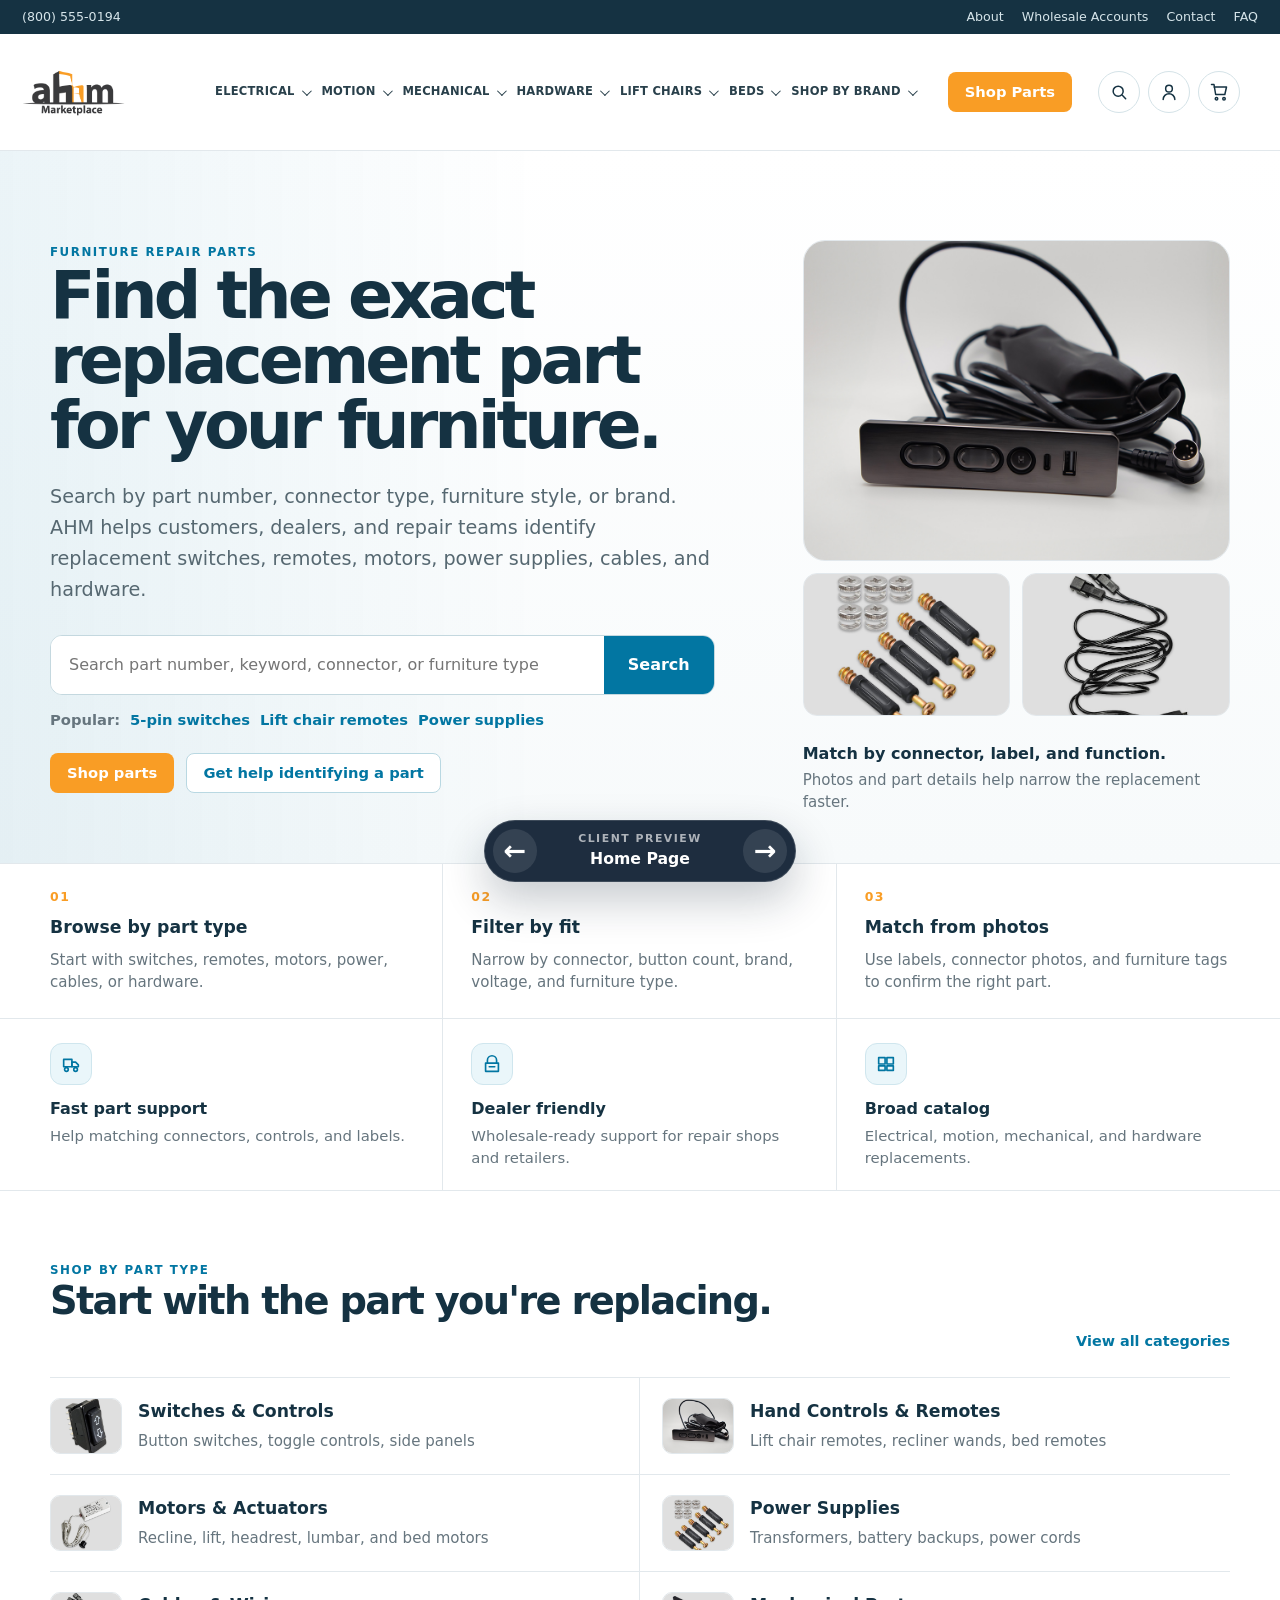
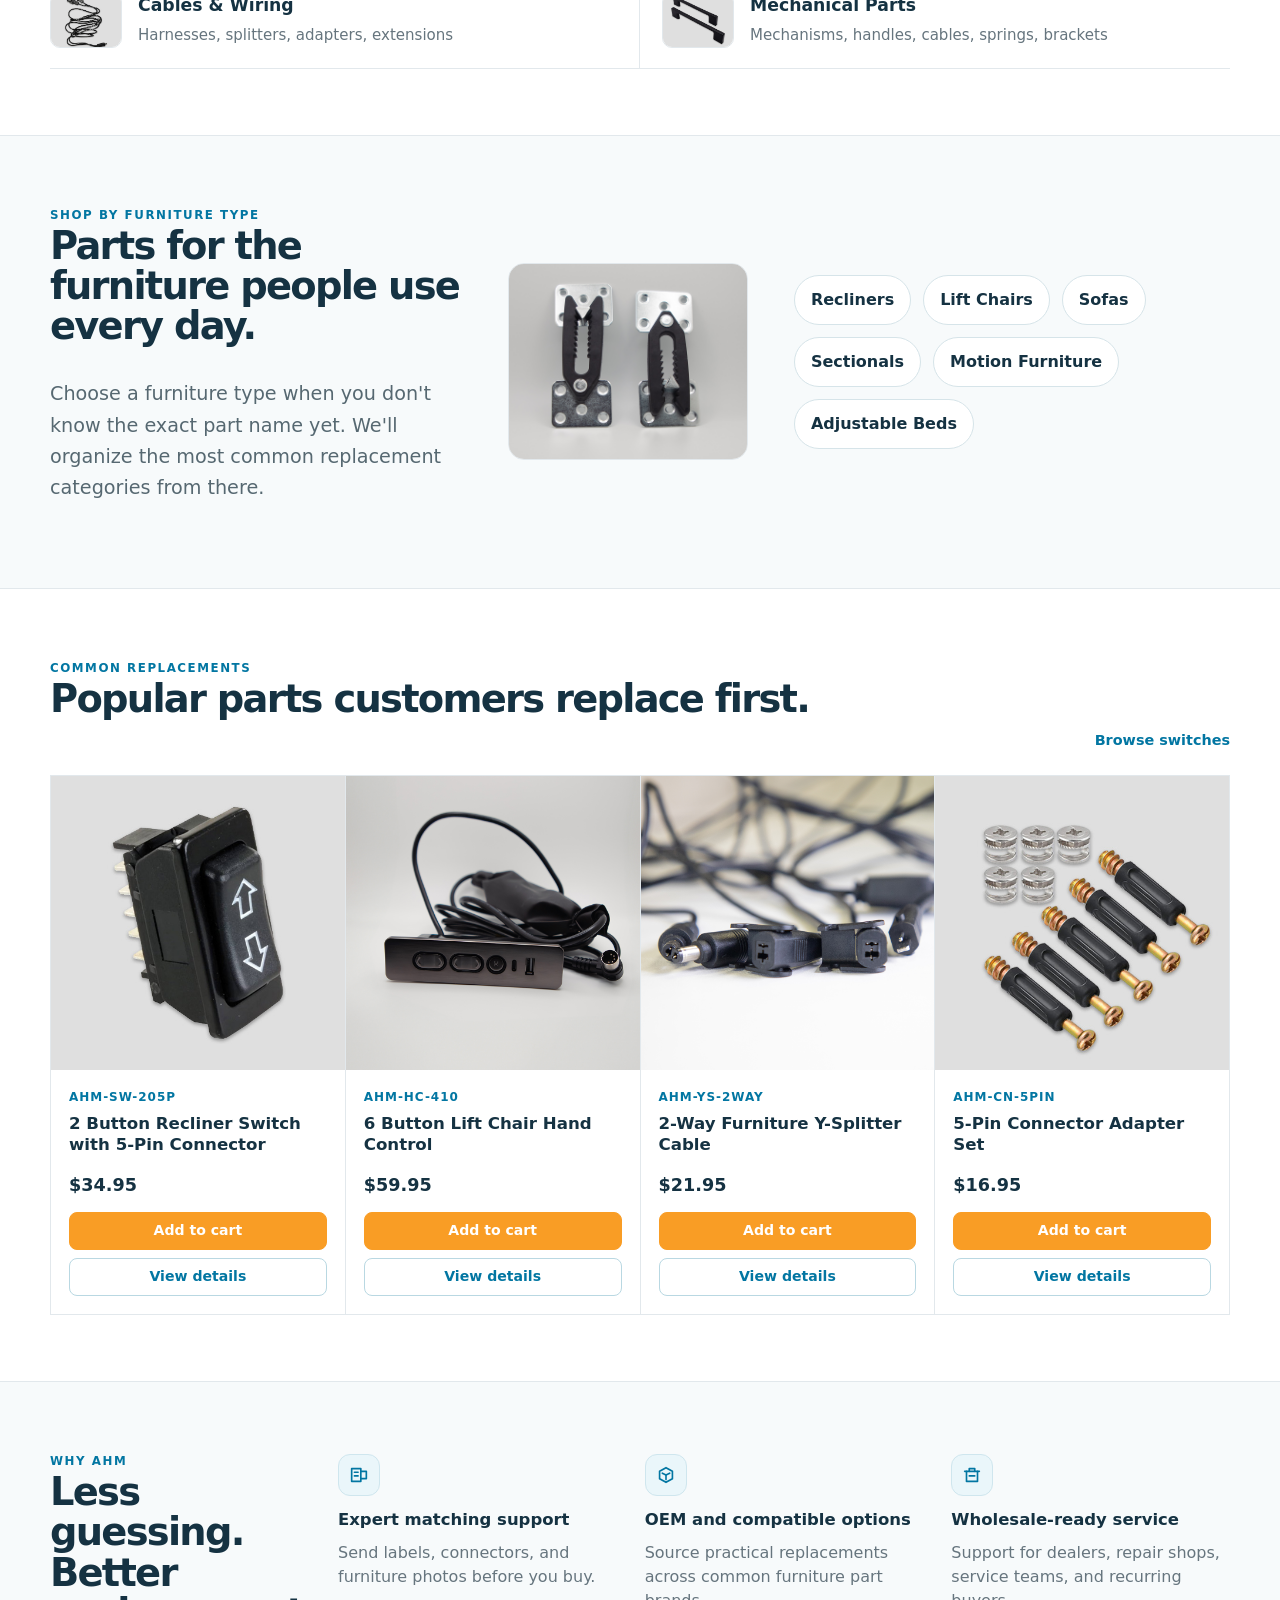
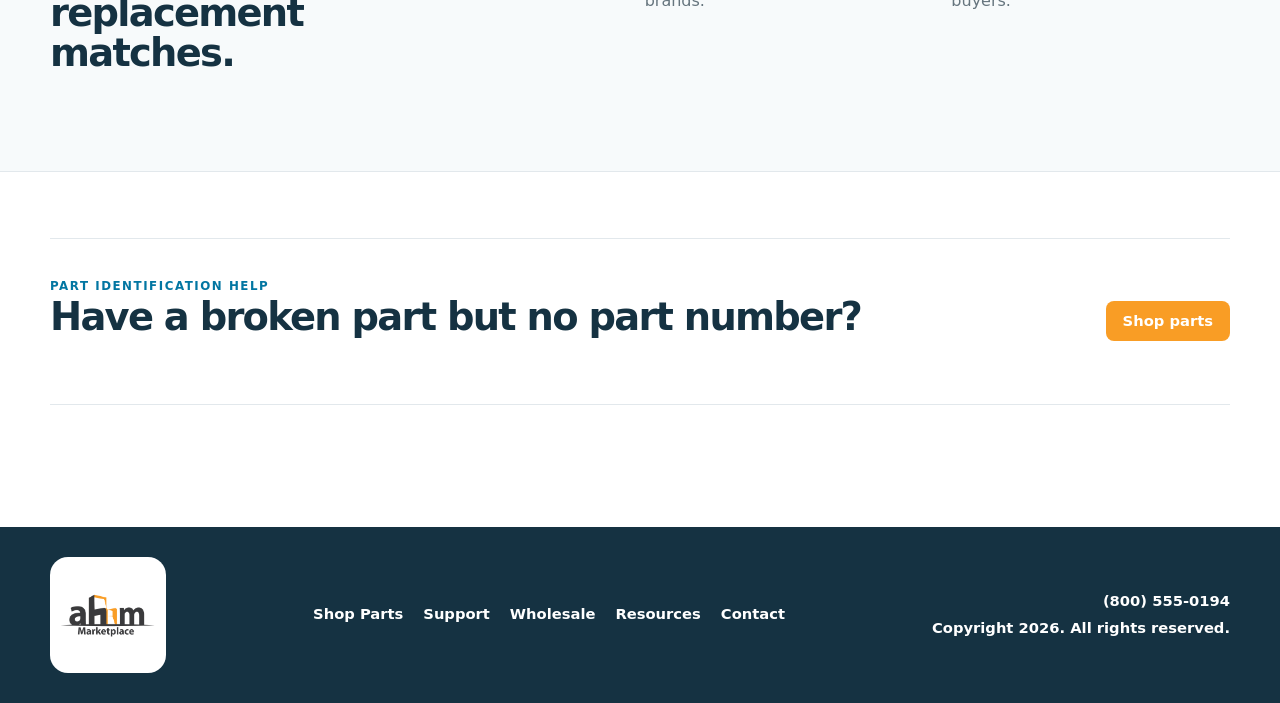
<file: index.html>
<!DOCTYPE html>
<html lang="en">
<head>
  <meta charset="UTF-8">
  <meta name="viewport" content="width=device-width, initial-scale=1.0">
  <title>AHM Furniture Parts | Replacement Recliner, Lift Chair & Motion Furniture Parts</title>
  <meta name="description" content="Find replacement switches, motors, remotes, power supplies, cables, and hardware for recliners, lift chairs, sofas, sectionals, and adjustable beds.">
  <link rel="stylesheet" href="css/styles.css">
</head>
<body>
  <a class="skip-link" href="#main-content">Skip to content</a>

  <!-- Shopify-ready utility bar section -->
  <div class="utility-bar">
    <div class="container utility-inner">
      <div class="utility-contact">
        <a href="tel:+18005550194">(800) 555-0194</a>
      </div>
      <nav class="utility-links" aria-label="Utility navigation">
        <a href="#">About</a>
        <a href="#">Wholesale Accounts</a>
        <a href="#">Contact</a>
        <a href="#">FAQ</a>
      </nav>
    </div>
  </div>

  <!-- Shopify-ready header and navigation section -->
  <header class="site-header">
    <div class="container header-main">
      <a class="brand" href="index.html" aria-label="AHM Furniture Parts home">
        <img src="assets/AHM-Marketplace-Logo.png" alt="AHM Furniture Parts" onerror="this.style.display='none'">
      </a>
    <nav class="main-nav" aria-label="Main navigation" data-main-nav>
      <div class="mobile-nav-header mobile-only">
        <strong>Browse Parts</strong>
        <button class="mobile-close" type="button" aria-label="Close menu" data-menu-close>X</button>
      </div>
      <div class="container">
        <ul class="nav-list">
          <li class="nav-item">
            <button class="nav-button" type="button" aria-expanded="false">Electrical</button>
            <div class="mega-menu mega-wide">
              <div class="mega-grid">
                <div class="mega-panel">
                  <strong>Controls</strong>
                  <a href="subcategory.html">Switches &amp; Controls</a>
                  <a href="#">Hand Controls &amp; Remotes</a>
                  <a href="#">USB Charging Modules</a>
                </div>
                <div class="mega-panel">
                  <strong>Power</strong>
                  <a href="category.html">Electrical &amp; Power Components</a>
                  <a href="#">Power Supplies &amp; Transformers</a>
                  <a href="#">Control Boxes</a>
                </div>
                <div class="mega-panel">
                  <strong>Wiring</strong>
                  <a href="#">Cables &amp; Wiring</a>
                  <a href="#">Connectors &amp; Adapters</a>
                  <a href="#">Splitters &amp; Extensions</a>
                </div>
              </div>
            </div>
          </li>
          <li class="nav-item">
            <button class="nav-button" type="button" aria-expanded="false">Motion</button>
            <div class="mega-menu mega-wide">
              <div class="mega-grid">
                <div class="mega-panel">
                  <strong>Actuator Types</strong>
                  <a href="#">Motors &amp; Actuators</a>
                  <a href="#">Recliner Motors</a>
                  <a href="#">Lift Chair Motors</a>
                </div>
                <div class="mega-panel">
                  <strong>Positioning</strong>
                  <a href="#">Headrest Motors</a>
                  <a href="#">Lumbar Motors</a>
                  <a href="#">Drive Shafts</a>
                </div>
                <div class="mega-panel">
                  <strong>Drive Systems</strong>
                  <a href="#">Mechanisms &amp; Drive Systems</a>
                  <a href="#">Motor Brackets</a>
                  <a href="#">Synchronization Parts</a>
                </div>
              </div>
            </div>
          </li>
          <li class="nav-item">
            <button class="nav-button" type="button" aria-expanded="false">Mechanical</button>
            <div class="mega-menu mega-wide">
              <div class="mega-grid">
                <div class="mega-panel">
                  <strong>Recline Systems</strong>
                  <a href="#">Recliner Mechanisms</a>
                  <a href="#">Linkage Parts</a>
                  <a href="#">Mounting Plates</a>
                </div>
                <div class="mega-panel">
                  <strong>Release Parts</strong>
                  <a href="#">Release Handles</a>
                  <a href="#">Release Cables</a>
                  <a href="#">Pull Tabs</a>
                </div>
                <div class="mega-panel">
                  <strong>Repair Components</strong>
                  <a href="#">Springs</a>
                  <a href="#">Brackets &amp; Mounting Hardware</a>
                  <a href="#">Bearings &amp; Bushings</a>
                </div>
              </div>
            </div>
          </li>
          <li class="nav-item">
            <button class="nav-button" type="button" aria-expanded="false">Hardware</button>
            <div class="mega-menu mega-wide">
              <div class="mega-grid">
                <div class="mega-panel">
                  <strong>Fasteners</strong>
                  <a href="#">Bolts, Screws &amp; Nuts</a>
                  <a href="#">Pins &amp; Retainers</a>
                  <a href="#">Washers &amp; Spacers</a>
                </div>
                <div class="mega-panel">
                  <strong>Clips &amp; Guides</strong>
                  <a href="#">Clips &amp; Bushings</a>
                  <a href="#">Glides &amp; Guides</a>
                  <a href="#">Snap-In Hardware</a>
                </div>
                <div class="mega-panel">
                  <strong>Base Parts</strong>
                  <a href="#">Feet &amp; Glides</a>
                  <a href="#">Casters &amp; Wheels</a>
                  <a href="#">Levelers</a>
                </div>
              </div>
            </div>
          </li>
          <li class="nav-item">
            <button class="nav-button" type="button" aria-expanded="false">Lift Chairs</button>
            <div class="mega-menu mega-wide">
              <div class="mega-grid">
                <div class="mega-panel">
                  <strong>Controls</strong>
                  <a href="#">Hand Controls</a>
                  <a href="#">Wired Remotes</a>
                  <a href="#">Control Pendants</a>
                </div>
                <div class="mega-panel">
                  <strong>Lift Drive</strong>
                  <a href="#">Lift Motors</a>
                  <a href="#">Actuators</a>
                  <a href="#">Lift Bases</a>
                </div>
                <div class="mega-panel">
                  <strong>Power &amp; Backup</strong>
                  <a href="#">Transformers</a>
                  <a href="#">Batteries</a>
                  <a href="#">Power Cords</a>
                </div>
              </div>
            </div>
          </li>
          <li class="nav-item">
            <button class="nav-button" type="button" aria-expanded="false">Beds</button>
            <div class="mega-menu mega-wide">
              <div class="mega-grid">
                <div class="mega-panel">
                  <strong>Bed Controls</strong>
                  <a href="#">Bed Remotes</a>
                  <a href="#">Wireless Remotes</a>
                  <a href="#">Pairing Accessories</a>
                </div>
                <div class="mega-panel">
                  <strong>Adjustment Parts</strong>
                  <a href="#">Bed Motors</a>
                  <a href="#">Actuators</a>
                  <a href="#">Control Boxes</a>
                </div>
                <div class="mega-panel">
                  <strong>Electrical</strong>
                  <a href="#">Power Supplies</a>
                  <a href="#">Cables &amp; Wiring</a>
                  <a href="#">Sync Cords</a>
                </div>
              </div>
            </div>
          </li>
          <li class="nav-item">
            <button class="nav-button" type="button" aria-expanded="false">Shop By Brand</button>
            <div class="mega-menu mega-wide">
              <div class="mega-grid">
                <div class="mega-panel">
                  <strong>Component Brands</strong>
                  <a href="#">Okin</a>
                  <a href="#">Limoss</a>
                  <a href="#">Kaidi</a>
                </div>
                <div class="mega-panel">
                  <strong>Furniture Brands</strong>
                  <a href="#">La-Z-Boy</a>
                  <a href="#">Ashley Furniture</a>
                  <a href="#">Pride Mobility</a>
                </div>
                <div class="mega-panel">
                  <strong>Universal Fit</strong>
                  <a href="#">Compatible Switches</a>
                  <a href="#">Universal Remotes</a>
                  <a href="#">Connector Matching</a>
                </div>
              </div>
            </div>
          </li>
        </ul>
      </div>
    </nav>
      <a class="header-cta" href="category.html">Shop Parts</a>
      <div class="header-actions" aria-label="Header actions">
        <button class="icon-button" type="button" aria-label="Search">
          <svg viewBox="0 0 24 24" aria-hidden="true"><circle cx="11" cy="11" r="6"></circle><path d="m16 16 4 4"></path></svg>
        </button>
        <a class="icon-button" href="#" aria-label="Account">
          <svg viewBox="0 0 24 24" aria-hidden="true"><circle cx="12" cy="8" r="4"></circle><path d="M5 21a7 7 0 0 1 14 0"></path></svg>
        </a>
        <a class="icon-button" href="#" aria-label="Cart">
          <svg viewBox="0 0 24 24" aria-hidden="true"><path d="M6 6h15l-2 9H8L6 3H3"></path><circle cx="9" cy="20" r="1.5"></circle><circle cx="18" cy="20" r="1.5"></circle></svg>
        </a>
      </div>
      <button class="menu-toggle" type="button" aria-label="Open menu" aria-expanded="false" data-menu-toggle>
        <span></span><span></span><span></span>
      </button>
    </div>
  </header>

  <main id="main-content">
    <!-- Shopify-ready hero section -->
    <section class="home-hero">
      <div class="container home-hero-grid">
        <div class="home-hero-copy">
          <span class="eyebrow">Furniture repair parts</span>
          <h1>Find the exact replacement part for your furniture.</h1>
          <p class="lead">Search by part number, connector type, furniture style, or brand. AHM helps customers, dealers, and repair teams identify replacement switches, remotes, motors, power supplies, cables, and hardware.</p>
          <form class="hero-search home-search" action="#" role="search">
            <input type="search" placeholder="Search part number, keyword, connector, or furniture type">
            <button type="submit">Search</button>
          </form>
          <div class="hero-quick-links" aria-label="Popular searches">
            <span>Popular:</span>
            <a href="subcategory.html">5-pin switches</a>
            <a href="#">Lift chair remotes</a>
            <a href="#">Power supplies</a>
          </div>
          <div class="hero-actions">
            <a class="btn btn-primary" href="category.html">Shop parts</a>
            <a class="btn btn-secondary" href="#part-help">Get help identifying a part</a>
          </div>
        </div>
        <aside class="home-media-panel" aria-label="Featured replacement parts">
          <img class="home-media-main" src="assets/AHM-5-Button-Control-Switch-With-USB-Cord-2.jpg" alt="Replacement furniture control switch with USB cord">
          <div class="home-media-thumbs">
            <img src="assets/Connectors.jpg" alt="Furniture part connector examples">
            <img src="assets/Cords-Cables-1.jpg" alt="Replacement furniture cords and cables">
          </div>
          <div class="home-media-note">
            <strong>Match by connector, label, and function.</strong>
            <span>Photos and part details help narrow the replacement faster.</span>
          </div>
        </aside>
      </div>
    </section>

    <!-- Shopify-ready shopping path section -->
    <section class="home-paths" aria-label="How to find parts">
      <div class="container path-grid">
        <a class="path-card" href="category.html">
          <span class="path-number">01</span>
          <strong>Browse by part type</strong>
          <small>Start with switches, remotes, motors, power, cables, or hardware.</small>
        </a>
        <a class="path-card" href="subcategory.html">
          <span class="path-number">02</span>
          <strong>Filter by fit</strong>
          <small>Narrow by connector, button count, brand, voltage, and furniture type.</small>
        </a>
        <a class="path-card" href="#part-help">
          <span class="path-number">03</span>
          <strong>Match from photos</strong>
          <small>Use labels, connector photos, and furniture tags to confirm the right part.</small>
        </a>
      </div>
    </section>

    <!-- Shopify-ready trust strip section -->
    <section class="home-assurance" aria-label="Store benefits">
      <div class="container assurance-grid">
        <div>
          <span class="info-icon" aria-hidden="true"><svg viewBox="0 0 24 24"><path d="M4 7h9v8H4z"></path><path d="M13 10h4l3 3v2h-7z"></path><circle cx="7" cy="18" r="2"></circle><circle cx="17" cy="18" r="2"></circle></svg></span>
          <strong>Fast part support</strong><span>Help matching connectors, controls, and labels.</span>
        </div>
        <div>
          <span class="info-icon" aria-hidden="true"><svg viewBox="0 0 24 24"><path d="M7 11V8a5 5 0 0 1 10 0v3"></path><path d="M5 11h14v9H5z"></path><path d="M9 15h6"></path></svg></span>
          <strong>Dealer friendly</strong><span>Wholesale-ready support for repair shops and retailers.</span>
        </div>
        <div>
          <span class="info-icon" aria-hidden="true"><svg viewBox="0 0 24 24"><path d="M4 5h7v7H4z"></path><path d="M13 5h7v7h-7z"></path><path d="M4 14h7v5H4z"></path><path d="M13 14h7v5h-7z"></path></svg></span>
          <strong>Broad catalog</strong><span>Electrical, motion, mechanical, and hardware replacements.</span>
        </div>
      </div>
    </section>

    <!-- Shopify-ready category section -->
    <section class="section home-section">
      <div class="container">
        <div class="section-header clean-header">
          <div>
            <span class="eyebrow">Shop by part type</span>
            <h2>Start with the part you're replacing.</h2>
          </div>
          <a class="small-link" href="category.html">View all categories</a>
        </div>
        <div class="quick-category-list">
          <a class="category-row" href="subcategory.html"><img src="assets/Switches.jpg" alt=""><span>Switches &amp; Controls</span><small>Button switches, toggle controls, side panels</small></a>
          <a class="category-row" href="#"><img src="assets/AHM-5-Button-Control-Switch-With-USB-Cord-2.jpg" alt=""><span>Hand Controls &amp; Remotes</span><small>Lift chair remotes, recliner wands, bed remotes</small></a>
          <a class="category-row" href="#"><img src="assets/Sensors.jpg" alt=""><span>Motors &amp; Actuators</span><small>Recline, lift, headrest, lumbar, and bed motors</small></a>
          <a class="category-row" href="#"><img src="assets/Connectors.jpg" alt=""><span>Power Supplies</span><small>Transformers, battery backups, power cords</small></a>
          <a class="category-row" href="#"><img src="assets/Cords-Cables-1.jpg" alt=""><span>Cables &amp; Wiring</span><small>Harnesses, splitters, adapters, extensions</small></a>
          <a class="category-row" href="#"><img src="assets/handles.jpg" alt=""><span>Mechanical Parts</span><small>Mechanisms, handles, cables, springs, brackets</small></a>
        </div>
      </div>
    </section>

    <!-- Shopify-ready shop by furniture type section -->
    <section class="section home-section home-muted">
      <div class="container home-split furniture-section">
        <div>
          <span class="eyebrow">Shop by furniture type</span>
          <h2>Parts for the furniture people use every day.</h2>
          <p class="lead">Choose a furniture type when you don't know the exact part name yet. We'll organize the most common replacement categories from there.</p>
        </div>
        <div class="furniture-photo">
          <img src="assets/AHM-Alligator-Side-Connectors-2.jpg" alt="Replacement furniture connector parts">
        </div>
        <div class="furniture-pills">
          <a href="#">Recliners</a>
          <a href="#">Lift Chairs</a>
          <a href="#">Sofas</a>
          <a href="#">Sectionals</a>
          <a href="#">Motion Furniture</a>
          <a href="#">Adjustable Beds</a>
        </div>
      </div>
    </section>

    <!-- Shopify-ready featured products section -->
    <section class="section home-section">
      <div class="container">
        <div class="section-header clean-header">
          <div>
            <span class="eyebrow">Common replacements</span>
            <h2>Popular parts customers replace first.</h2>
          </div>
          <a class="small-link" href="subcategory.html">Browse switches</a>
        </div>
        <div class="clean-product-grid">
          <article class="clean-product">
            <a class="clean-product-visual" href="product.html"><img src="assets/Switches.jpg" alt="Replacement recliner switch"></a>
            <div class="clean-product-content">
              <span class="product-meta">AHM-SW-205P</span>
              <a class="product-title" href="product.html">2 Button Recliner Switch with 5-Pin Connector</a>
              <div class="clean-product-bottom"><strong>$34.95</strong><div class="product-actions"><button type="button">Add to cart</button><a href="product.html">View details</a></div></div>
            </div>
          </article>
          <article class="clean-product">
            <a class="clean-product-visual" href="#"><img src="assets/AHM-5-Button-Control-Switch-With-USB-Cord-2.jpg" alt="Replacement furniture control switch"></a>
            <div class="clean-product-content">
              <span class="product-meta">AHM-HC-410</span>
              <a class="product-title" href="#">6 Button Lift Chair Hand Control</a>
              <div class="clean-product-bottom"><strong>$59.95</strong><div class="product-actions"><button type="button">Add to cart</button><a href="#">View details</a></div></div>
            </div>
          </article>
          <article class="clean-product">
            <a class="clean-product-visual" href="#"><img src="assets/AHM-2-Way-Y-Splitters.jpg" alt="Furniture wiring splitter"></a>
            <div class="clean-product-content">
              <span class="product-meta">AHM-YS-2WAY</span>
              <a class="product-title" href="#">2-Way Furniture Y-Splitter Cable</a>
              <div class="clean-product-bottom"><strong>$21.95</strong><div class="product-actions"><button type="button">Add to cart</button><a href="#">View details</a></div></div>
            </div>
          </article>
          <article class="clean-product">
            <a class="clean-product-visual" href="#"><img src="assets/Connectors.jpg" alt="Furniture connector kit"></a>
            <div class="clean-product-content">
              <span class="product-meta">AHM-CN-5PIN</span>
              <a class="product-title" href="#">5-Pin Connector Adapter Set</a>
              <div class="clean-product-bottom"><strong>$16.95</strong><div class="product-actions"><button type="button">Add to cart</button><a href="#">View details</a></div></div>
            </div>
          </article>
        </div>
      </div>
    </section>

    <!-- Shopify-ready value proposition section -->
    <section class="section home-section home-muted">
      <div class="container value-list">
        <div>
          <span class="eyebrow">Why AHM</span>
          <h2>Less guessing. Better replacement matches.</h2>
        </div>
        <div class="value-row">
          <span class="info-icon" aria-hidden="true"><svg viewBox="0 0 24 24"><path d="M4 5h10v14H4z"></path><path d="M14 8h6v8h-6"></path><path d="M7 9h4"></path><path d="M7 13h4"></path></svg></span>
          <strong>Expert matching support</strong><span>Send labels, connectors, and furniture photos before you buy.</span>
        </div>
        <div class="value-row">
          <span class="info-icon" aria-hidden="true"><svg viewBox="0 0 24 24"><path d="M12 4 5 8v8l7 4 7-4V8z"></path><path d="M8 10l4 2 4-2"></path><path d="M12 12v5"></path></svg></span>
          <strong>OEM and compatible options</strong><span>Source practical replacements across common furniture part brands.</span>
        </div>
        <div class="value-row">
          <span class="info-icon" aria-hidden="true"><svg viewBox="0 0 24 24"><path d="M4 8h16"></path><path d="M6 8v11h12V8"></path><path d="M9 8V5h6v3"></path><path d="M9 13h6"></path></svg></span>
          <strong>Wholesale-ready service</strong><span>Support for dealers, repair shops, service teams, and recurring buyers.</span>
        </div>
      </div>
    </section>

    <!-- Shopify-ready help CTA section -->
    <section class="section home-section" id="part-help">
      <div class="container">
        <div class="clean-cta">
          <div>
            <span class="eyebrow">Part identification help</span>
            <h2>Have a broken part but no part number?</h2>
          </div>
          <a class="btn btn-primary" href="category.html">Shop parts</a>
        </div>
      </div>
    </section>
  </main>

  <!-- Shopify-ready footer section -->
  <footer class="site-footer compact-footer">
    <div class="container footer-compact-inner">
      <a class="brand footer-logo" href="index.html" aria-label="AHM Furniture Parts home">
        <img src="assets/AHM-Marketplace-Logo.png" alt="AHM Furniture Parts" onerror="this.style.display='none'">
      </a>
      <nav class="footer-simple-links" aria-label="Footer navigation">
        <a href="category.html">Shop Parts</a>
        <a href="#part-help">Support</a>
        <a href="#">Wholesale</a>
        <a href="#">Resources</a>
        <a href="#">Contact</a>
      </nav>
      <div class="footer-contact-line">
        <a href="tel:+18005550194">(800) 555-0194</a>
        <span>Copyright 2026. All rights reserved.</span>
      </div>
    </div>
  </footer>

  <!-- Client preview navigation: remove before final production theme build. -->
  <nav class="client-preview-nav" aria-label="Client preview page switcher">
    <a class="preview-arrow" href="product.html" aria-label="Previous preview page: Product Page">&larr;</a>
    <div class="preview-current">
      <span>Client Preview</span>
      <strong>Home Page</strong>
    </div>
    <a class="preview-arrow" href="category.html" aria-label="Next preview page: Category Page">&rarr;</a>
  </nav>

  <script src="js/main.js"></script>
</body>
</html>
</file>
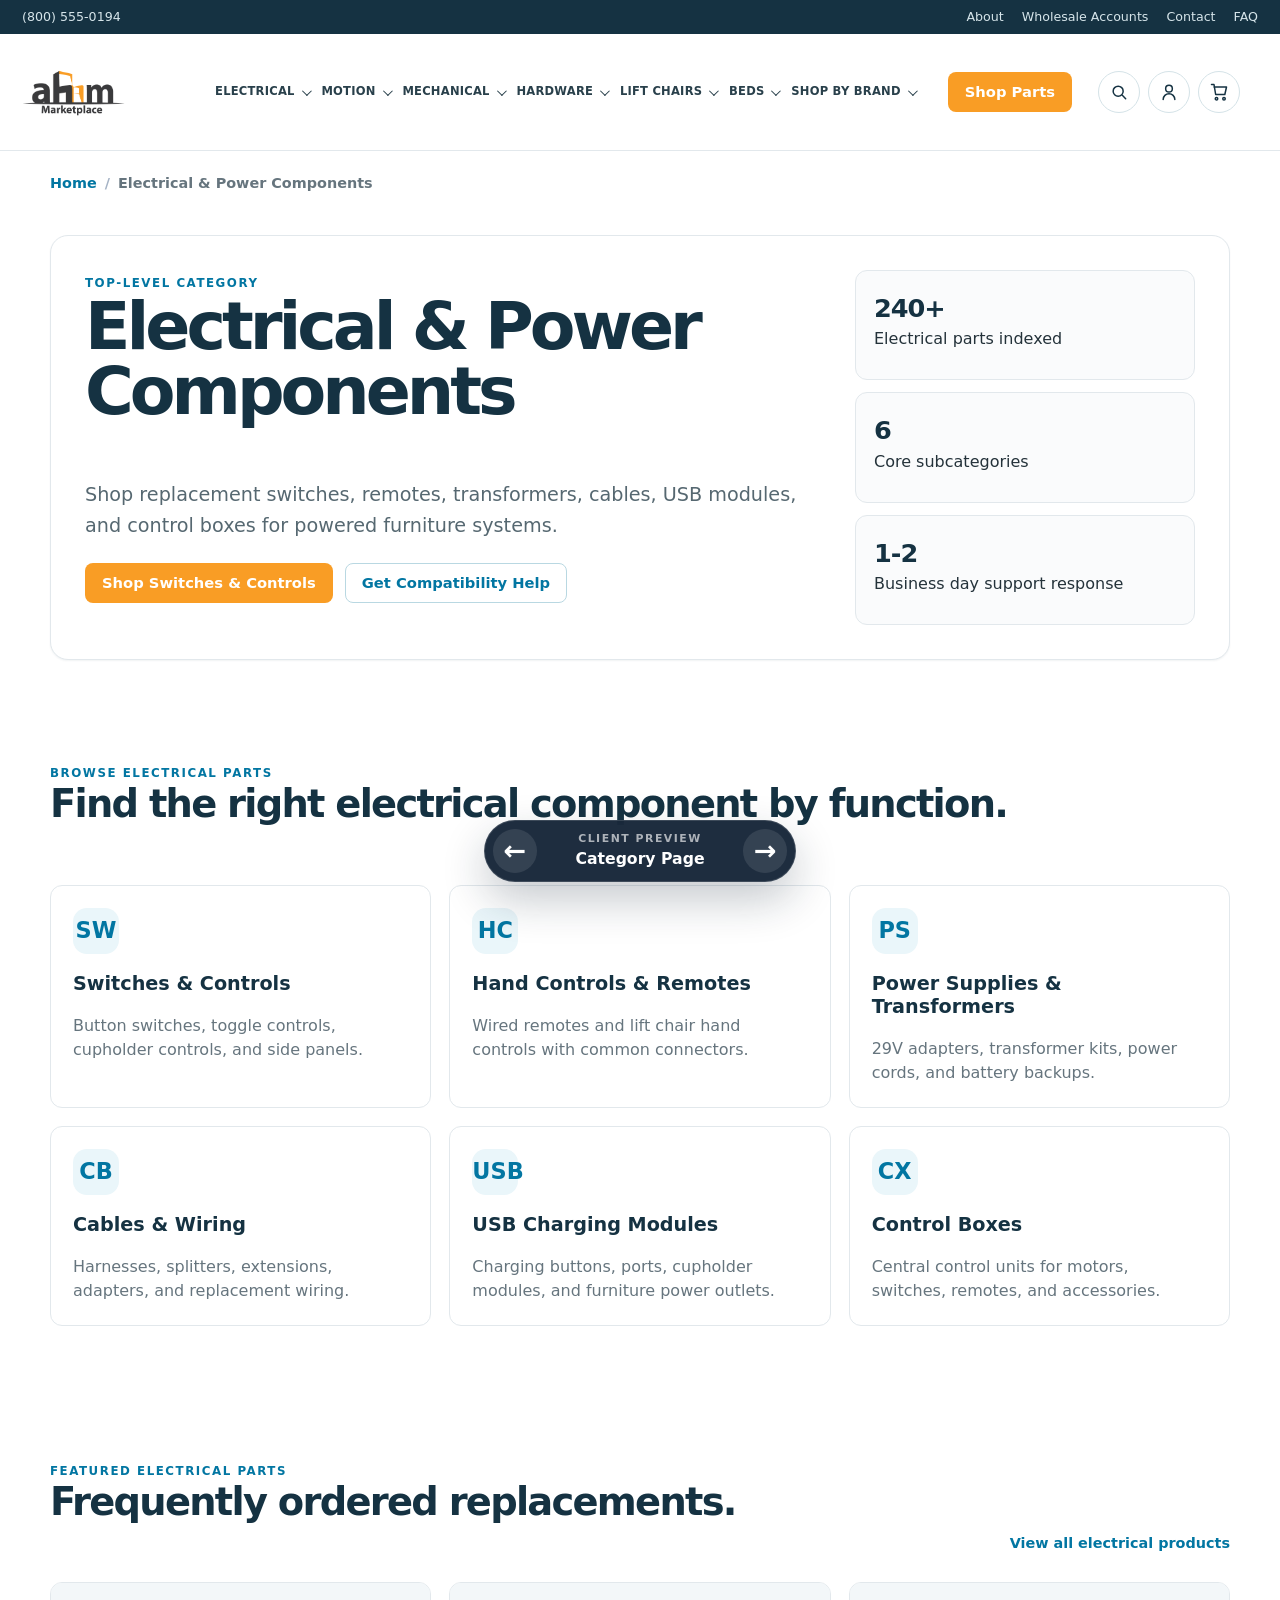
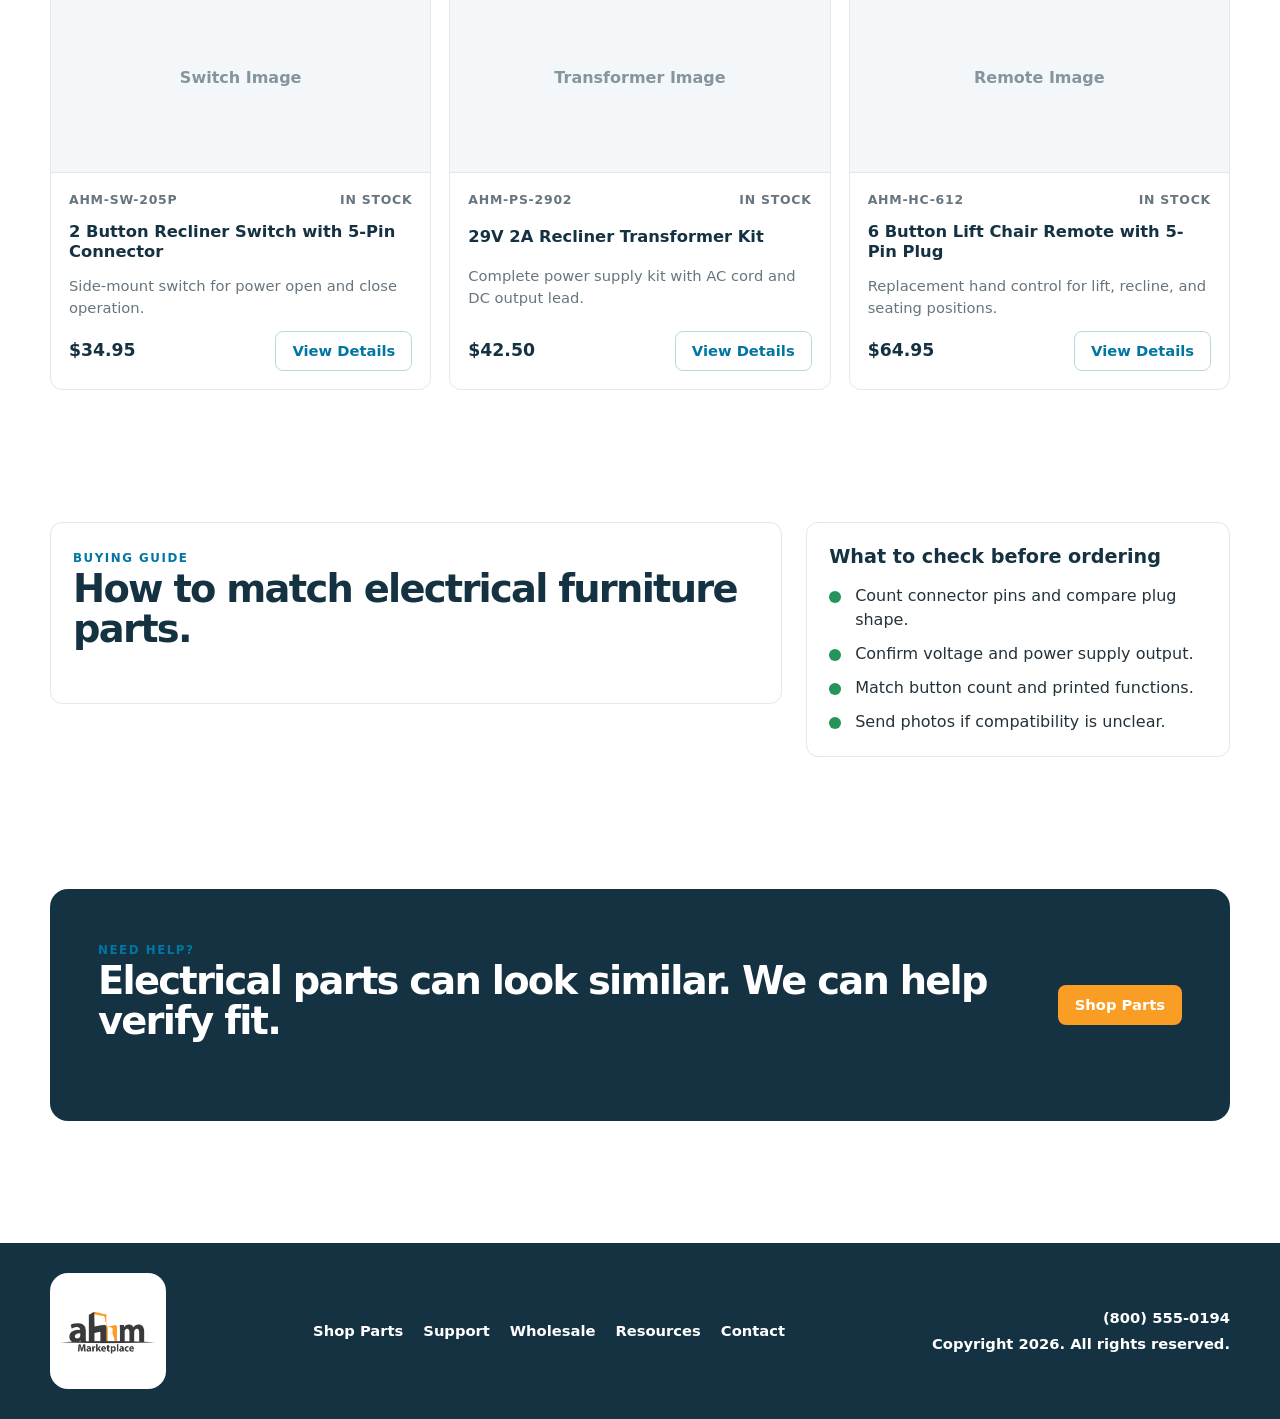
<file: category.html>
<!DOCTYPE html>
<html lang="en">
<head>
  <meta charset="UTF-8">
  <meta name="viewport" content="width=device-width, initial-scale=1.0">
  <title>Electrical & Power Components | AHM Furniture Parts</title>
  <meta name="description" content="Shop electrical and power replacement parts for recliners, lift chairs, sofas, sectionals, and adjustable beds.">
  <link rel="stylesheet" href="css/styles.css">
</head>
<body>
  <a class="skip-link" href="#main-content">Skip to content</a>
  <div class="utility-bar">
    <div class="container utility-inner">
      <div class="utility-contact">
        <a href="tel:+18005550194">(800) 555-0194</a>
      </div>
      <nav class="utility-links" aria-label="Utility navigation">
        <a href="#">About</a>
        <a href="#">Wholesale Accounts</a>
        <a href="#">Contact</a>
        <a href="#">FAQ</a>
      </nav>
    </div>
  </div>

  <!-- Shopify-ready header and navigation section -->
  <header class="site-header">
    <div class="container header-main">
      <a class="brand" href="index.html" aria-label="AHM Furniture Parts home">
        <img src="assets/AHM-Marketplace-Logo.png" alt="AHM Furniture Parts" onerror="this.style.display='none'">
      </a>
    <nav class="main-nav" aria-label="Main navigation" data-main-nav>
      <div class="mobile-nav-header mobile-only">
        <strong>Browse Parts</strong>
        <button class="mobile-close" type="button" aria-label="Close menu" data-menu-close>X</button>
      </div>
      <div class="container">
        <ul class="nav-list">
          <li class="nav-item">
            <button class="nav-button" type="button" aria-expanded="false">Electrical</button>
            <div class="mega-menu mega-wide">
              <div class="mega-grid">
                <div class="mega-panel">
                  <strong>Controls</strong>
                  <a href="subcategory.html">Switches &amp; Controls</a>
                  <a href="#">Hand Controls &amp; Remotes</a>
                  <a href="#">USB Charging Modules</a>
                </div>
                <div class="mega-panel">
                  <strong>Power</strong>
                  <a href="category.html">Electrical &amp; Power Components</a>
                  <a href="#">Power Supplies &amp; Transformers</a>
                  <a href="#">Control Boxes</a>
                </div>
                <div class="mega-panel">
                  <strong>Wiring</strong>
                  <a href="#">Cables &amp; Wiring</a>
                  <a href="#">Connectors &amp; Adapters</a>
                  <a href="#">Splitters &amp; Extensions</a>
                </div>
              </div>
            </div>
          </li>
          <li class="nav-item">
            <button class="nav-button" type="button" aria-expanded="false">Motion</button>
            <div class="mega-menu mega-wide">
              <div class="mega-grid">
                <div class="mega-panel">
                  <strong>Actuator Types</strong>
                  <a href="#">Motors &amp; Actuators</a>
                  <a href="#">Recliner Motors</a>
                  <a href="#">Lift Chair Motors</a>
                </div>
                <div class="mega-panel">
                  <strong>Positioning</strong>
                  <a href="#">Headrest Motors</a>
                  <a href="#">Lumbar Motors</a>
                  <a href="#">Drive Shafts</a>
                </div>
                <div class="mega-panel">
                  <strong>Drive Systems</strong>
                  <a href="#">Mechanisms &amp; Drive Systems</a>
                  <a href="#">Motor Brackets</a>
                  <a href="#">Synchronization Parts</a>
                </div>
              </div>
            </div>
          </li>
          <li class="nav-item">
            <button class="nav-button" type="button" aria-expanded="false">Mechanical</button>
            <div class="mega-menu mega-wide">
              <div class="mega-grid">
                <div class="mega-panel">
                  <strong>Recline Systems</strong>
                  <a href="#">Recliner Mechanisms</a>
                  <a href="#">Linkage Parts</a>
                  <a href="#">Mounting Plates</a>
                </div>
                <div class="mega-panel">
                  <strong>Release Parts</strong>
                  <a href="#">Release Handles</a>
                  <a href="#">Release Cables</a>
                  <a href="#">Pull Tabs</a>
                </div>
                <div class="mega-panel">
                  <strong>Repair Components</strong>
                  <a href="#">Springs</a>
                  <a href="#">Brackets &amp; Mounting Hardware</a>
                  <a href="#">Bearings &amp; Bushings</a>
                </div>
              </div>
            </div>
          </li>
          <li class="nav-item">
            <button class="nav-button" type="button" aria-expanded="false">Hardware</button>
            <div class="mega-menu mega-wide">
              <div class="mega-grid">
                <div class="mega-panel">
                  <strong>Fasteners</strong>
                  <a href="#">Bolts, Screws &amp; Nuts</a>
                  <a href="#">Pins &amp; Retainers</a>
                  <a href="#">Washers &amp; Spacers</a>
                </div>
                <div class="mega-panel">
                  <strong>Clips &amp; Guides</strong>
                  <a href="#">Clips &amp; Bushings</a>
                  <a href="#">Glides &amp; Guides</a>
                  <a href="#">Snap-In Hardware</a>
                </div>
                <div class="mega-panel">
                  <strong>Base Parts</strong>
                  <a href="#">Feet &amp; Glides</a>
                  <a href="#">Casters &amp; Wheels</a>
                  <a href="#">Levelers</a>
                </div>
              </div>
            </div>
          </li>
          <li class="nav-item">
            <button class="nav-button" type="button" aria-expanded="false">Lift Chairs</button>
            <div class="mega-menu mega-wide">
              <div class="mega-grid">
                <div class="mega-panel">
                  <strong>Controls</strong>
                  <a href="#">Hand Controls</a>
                  <a href="#">Wired Remotes</a>
                  <a href="#">Control Pendants</a>
                </div>
                <div class="mega-panel">
                  <strong>Lift Drive</strong>
                  <a href="#">Lift Motors</a>
                  <a href="#">Actuators</a>
                  <a href="#">Lift Bases</a>
                </div>
                <div class="mega-panel">
                  <strong>Power &amp; Backup</strong>
                  <a href="#">Transformers</a>
                  <a href="#">Batteries</a>
                  <a href="#">Power Cords</a>
                </div>
              </div>
            </div>
          </li>
          <li class="nav-item">
            <button class="nav-button" type="button" aria-expanded="false">Beds</button>
            <div class="mega-menu mega-wide">
              <div class="mega-grid">
                <div class="mega-panel">
                  <strong>Bed Controls</strong>
                  <a href="#">Bed Remotes</a>
                  <a href="#">Wireless Remotes</a>
                  <a href="#">Pairing Accessories</a>
                </div>
                <div class="mega-panel">
                  <strong>Adjustment Parts</strong>
                  <a href="#">Bed Motors</a>
                  <a href="#">Actuators</a>
                  <a href="#">Control Boxes</a>
                </div>
                <div class="mega-panel">
                  <strong>Electrical</strong>
                  <a href="#">Power Supplies</a>
                  <a href="#">Cables &amp; Wiring</a>
                  <a href="#">Sync Cords</a>
                </div>
              </div>
            </div>
          </li>
          <li class="nav-item">
            <button class="nav-button" type="button" aria-expanded="false">Shop By Brand</button>
            <div class="mega-menu mega-wide">
              <div class="mega-grid">
                <div class="mega-panel">
                  <strong>Component Brands</strong>
                  <a href="#">Okin</a>
                  <a href="#">Limoss</a>
                  <a href="#">Kaidi</a>
                </div>
                <div class="mega-panel">
                  <strong>Furniture Brands</strong>
                  <a href="#">La-Z-Boy</a>
                  <a href="#">Ashley Furniture</a>
                  <a href="#">Pride Mobility</a>
                </div>
                <div class="mega-panel">
                  <strong>Universal Fit</strong>
                  <a href="#">Compatible Switches</a>
                  <a href="#">Universal Remotes</a>
                  <a href="#">Connector Matching</a>
                </div>
              </div>
            </div>
          </li>
        </ul>
      </div>
    </nav>
      <a class="header-cta" href="category.html">Shop Parts</a>
      <div class="header-actions" aria-label="Header actions">
        <button class="icon-button" type="button" aria-label="Search">
          <svg viewBox="0 0 24 24" aria-hidden="true"><circle cx="11" cy="11" r="6"></circle><path d="m16 16 4 4"></path></svg>
        </button>
        <a class="icon-button" href="#" aria-label="Account">
          <svg viewBox="0 0 24 24" aria-hidden="true"><circle cx="12" cy="8" r="4"></circle><path d="M5 21a7 7 0 0 1 14 0"></path></svg>
        </a>
        <a class="icon-button" href="#" aria-label="Cart">
          <svg viewBox="0 0 24 24" aria-hidden="true"><path d="M6 6h15l-2 9H8L6 3H3"></path><circle cx="9" cy="20" r="1.5"></circle><circle cx="18" cy="20" r="1.5"></circle></svg>
        </a>
      </div>
      <button class="menu-toggle" type="button" aria-label="Open menu" aria-expanded="false" data-menu-toggle><span></span><span></span><span></span></button>
    </div>
  </header>

  <main id="main-content">
    <div class="container breadcrumbs" aria-label="Breadcrumb">
      <a href="index.html">Home</a>
      <span>Electrical &amp; Power Components</span>
    </div>

    <!-- Shopify-ready category hero section -->
    <section class="page-hero">
      <div class="container">
        <div class="category-hero">
          <div>
            <span class="eyebrow">Top-Level Category</span>
            <h1>Electrical &amp; Power Components</h1>
            <p class="lead">Shop replacement switches, remotes, transformers, cables, USB modules, and control boxes for powered furniture systems.</p>
            <div class="hero-actions">
              <a class="btn btn-primary" href="subcategory.html">Shop Switches &amp; Controls</a>
              <a class="btn btn-secondary" href="#category-help">Get Compatibility Help</a>
            </div>
          </div>
          <div class="hero-stats" aria-label="Category highlights">
            <div class="stat-card"><strong>240+</strong><span>Electrical parts indexed</span></div>
            <div class="stat-card"><strong>6</strong><span>Core subcategories</span></div>
            <div class="stat-card"><strong>1-2</strong><span>Business day support response</span></div>
          </div>
        </div>
      </div>
    </section>

    <!-- Shopify-ready subcategory grid section -->
    <section class="section section-tight">
      <div class="container">
        <div class="section-header">
          <div>
            <span class="eyebrow">Browse Electrical Parts</span>
            <h2>Find the right electrical component by function.</h2>
          </div>
        </div>
        <div class="subcategory-grid">
          <a class="category-card" href="subcategory.html"><span class="icon">SW</span><h3>Switches &amp; Controls</h3><p>Button switches, toggle controls, cupholder controls, and side panels.</p></a>
          <a class="category-card" href="#"><span class="icon">HC</span><h3>Hand Controls &amp; Remotes</h3><p>Wired remotes and lift chair hand controls with common connectors.</p></a>
          <a class="category-card" href="#"><span class="icon">PS</span><h3>Power Supplies &amp; Transformers</h3><p>29V adapters, transformer kits, power cords, and battery backups.</p></a>
          <a class="category-card" href="#"><span class="icon">CB</span><h3>Cables &amp; Wiring</h3><p>Harnesses, splitters, extensions, adapters, and replacement wiring.</p></a>
          <a class="category-card" href="#"><span class="icon">USB</span><h3>USB Charging Modules</h3><p>Charging buttons, ports, cupholder modules, and furniture power outlets.</p></a>
          <a class="category-card" href="#"><span class="icon">CX</span><h3>Control Boxes</h3><p>Central control units for motors, switches, remotes, and accessories.</p></a>
        </div>
      </div>
    </section>

    <!-- Shopify-ready featured products section -->
    <section class="section">
      <div class="container">
        <div class="section-header">
          <div>
            <span class="eyebrow">Featured Electrical Parts</span>
            <h2>Frequently ordered replacements.</h2>
          </div>
          <a class="small-link" href="subcategory.html">View all electrical products</a>
        </div>
        <div class="product-grid">
          <article class="product-card"><a class="product-image" href="product.html">Switch Image</a><div class="product-body"><div class="product-meta"><span>AHM-SW-205P</span><span>In Stock</span></div><a class="product-title" href="product.html">2 Button Recliner Switch with 5-Pin Connector</a><p class="product-desc">Side-mount switch for power open and close operation.</p><div class="product-footer"><span class="price">$34.95</span><a class="btn btn-outline" href="product.html">View Details</a></div></div></article>
          <article class="product-card"><a class="product-image" href="#">Transformer Image</a><div class="product-body"><div class="product-meta"><span>AHM-PS-2902</span><span>In Stock</span></div><a class="product-title" href="#">29V 2A Recliner Transformer Kit</a><p class="product-desc">Complete power supply kit with AC cord and DC output lead.</p><div class="product-footer"><span class="price">$42.50</span><a class="btn btn-outline" href="#">View Details</a></div></div></article>
          <article class="product-card"><a class="product-image" href="#">Remote Image</a><div class="product-body"><div class="product-meta"><span>AHM-HC-612</span><span>In Stock</span></div><a class="product-title" href="#">6 Button Lift Chair Remote with 5-Pin Plug</a><p class="product-desc">Replacement hand control for lift, recline, and seating positions.</p><div class="product-footer"><span class="price">$64.95</span><a class="btn btn-outline" href="#">View Details</a></div></div></article>
        </div>
      </div>
    </section>

    <!-- Shopify-ready education section -->
    <section class="section section-tight">
      <div class="container content-split">
        <article class="info-card">
          <span class="eyebrow">Buying Guide</span>
          <h2>How to match electrical furniture parts.</h2>
        </article>
        <aside class="info-card">
          <h3>What to check before ordering</h3>
          <ul class="check-list">
            <li>Count connector pins and compare plug shape.</li>
            <li>Confirm voltage and power supply output.</li>
            <li>Match button count and printed functions.</li>
            <li>Send photos if compatibility is unclear.</li>
          </ul>
        </aside>
      </div>
    </section>

    <!-- Shopify-ready help CTA section -->
    <section class="section" id="category-help">
      <div class="container">
        <div class="banner-cta">
          <div>
            <span class="eyebrow">Need Help?</span>
            <h2>Electrical parts can look similar. We can help verify fit.</h2>
          </div>
          <a class="btn btn-primary" href="category.html">Shop Parts</a>
        </div>
      </div>
    </section>
  </main>

  <footer class="site-footer compact-footer">
    <div class="container footer-compact-inner">
      <a class="brand footer-logo" href="index.html" aria-label="AHM Furniture Parts home"><img src="assets/AHM-Marketplace-Logo.png" alt="AHM Furniture Parts" onerror="this.style.display='none'"></a>
      <nav class="footer-simple-links" aria-label="Footer navigation"><a href="category.html">Shop Parts</a><a href="#category-help">Support</a><a href="#">Wholesale</a><a href="#">Resources</a><a href="#">Contact</a></nav>
      <div class="footer-contact-line"><a href="tel:+18005550194">(800) 555-0194</a><span>Copyright 2026. All rights reserved.</span></div>
    </div>
  </footer>
  <!-- Client preview navigation: remove before final production theme build. -->
  <nav class="client-preview-nav" aria-label="Client preview page switcher">
    <a class="preview-arrow" href="index.html" aria-label="Previous preview page: Home Page">&larr;</a>
    <div class="preview-current">
      <span>Client Preview</span>
      <strong>Category Page</strong>
    </div>
    <a class="preview-arrow" href="subcategory.html" aria-label="Next preview page: Subcategory Page">&rarr;</a>
  </nav>

  <script src="js/main.js"></script>
</body>
</html>
</file>
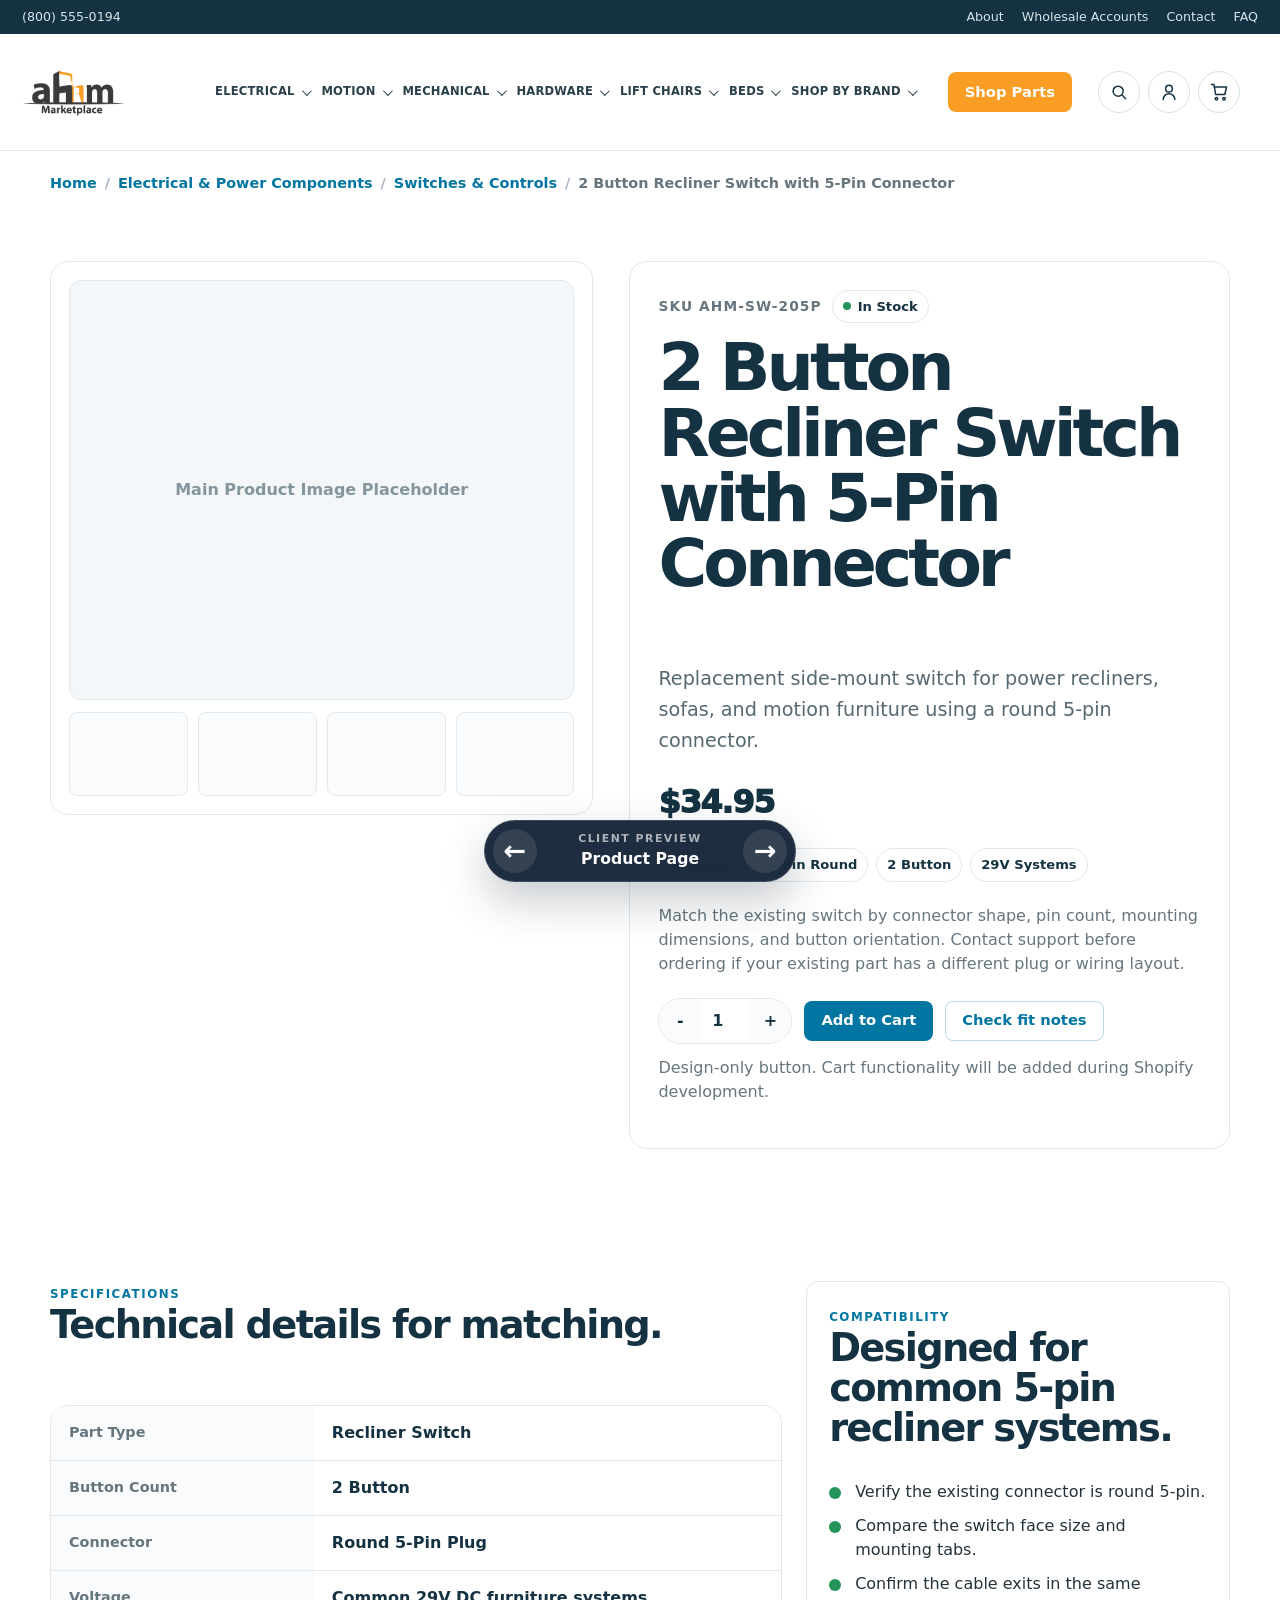
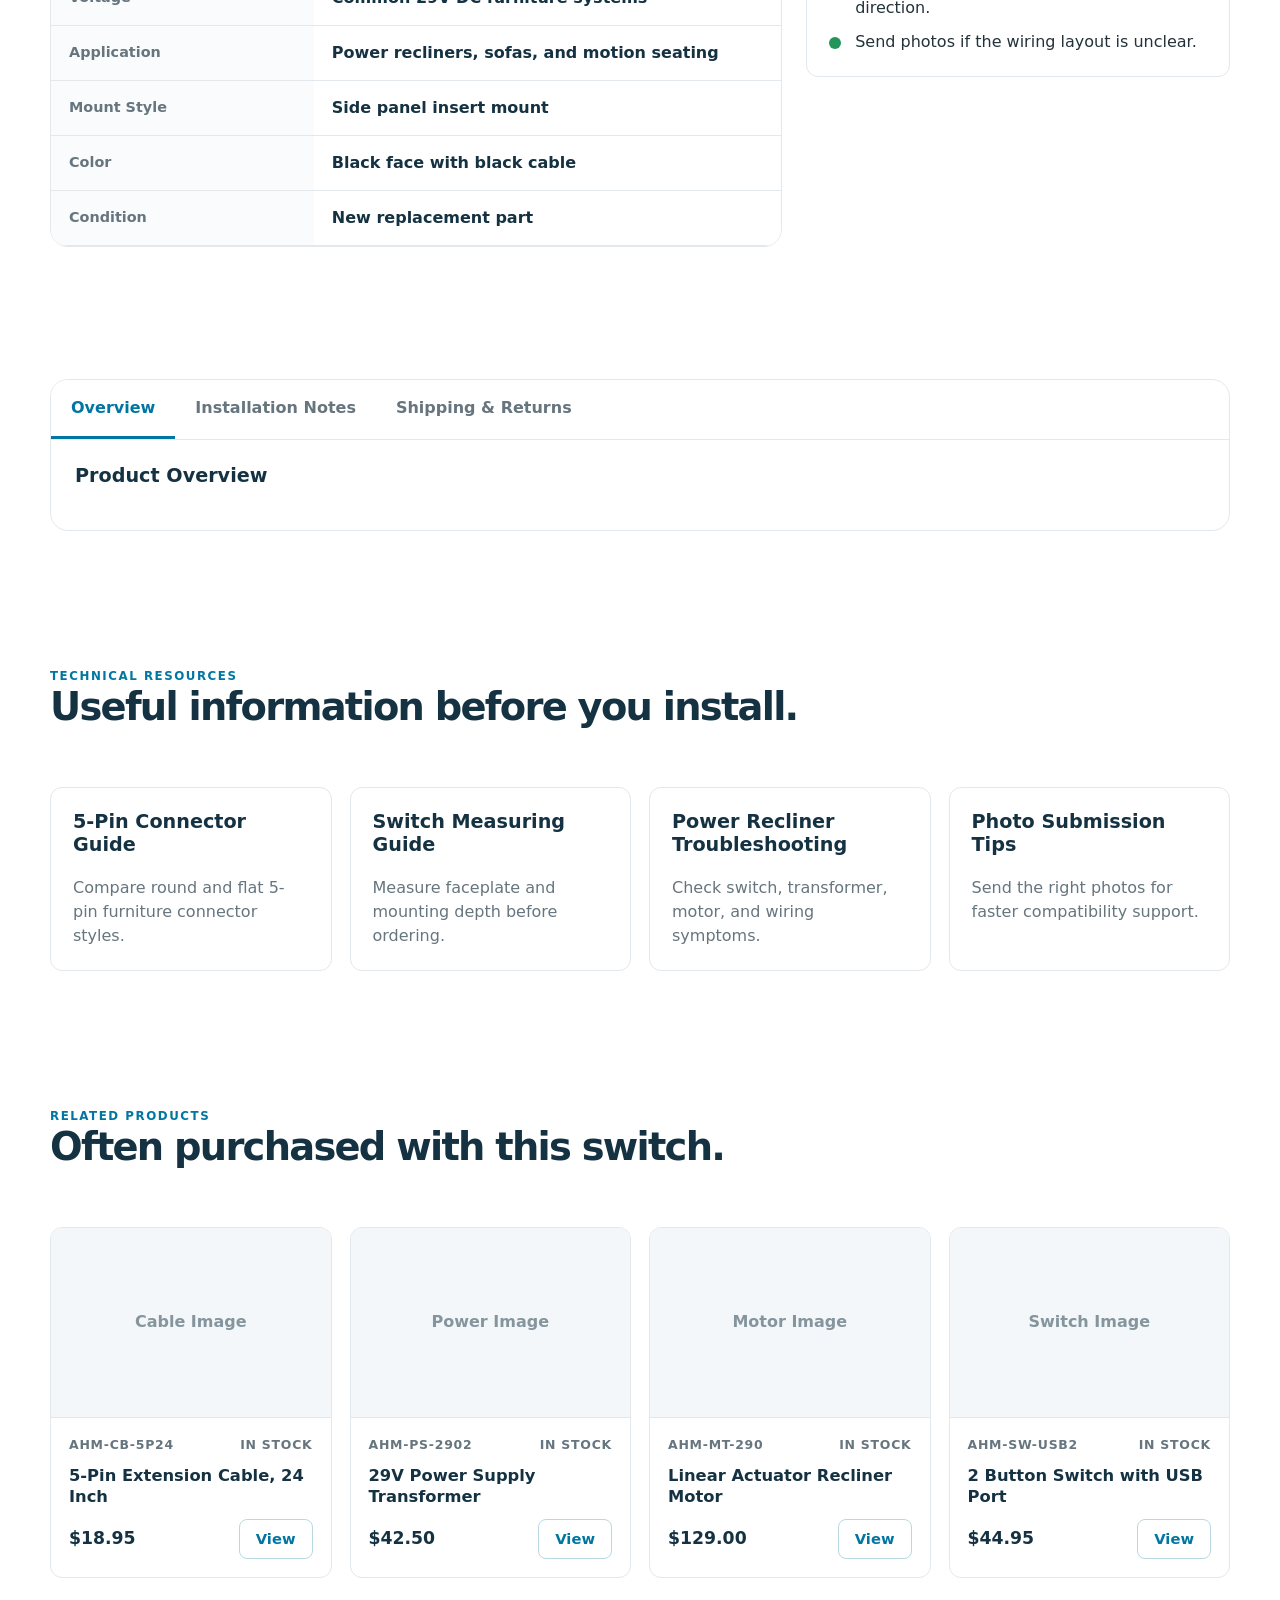
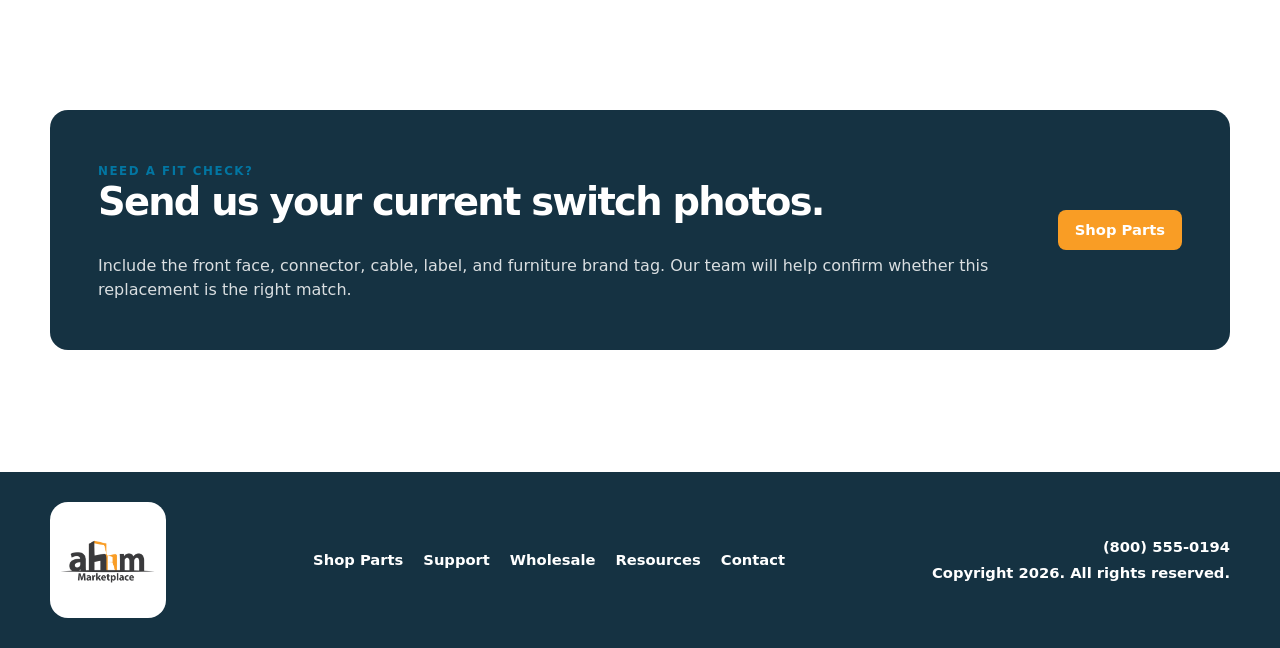
<file: product.html>
<!DOCTYPE html>
<html lang="en">
<head>
  <meta charset="UTF-8">
  <meta name="viewport" content="width=device-width, initial-scale=1.0">
  <title>2 Button Recliner Switch with 5-Pin Connector | AHM Furniture Parts</title>
  <meta name="description" content="Static product prototype for a 2 button recliner switch with 5-pin connector. Includes specifications, compatibility notes, resources, and related products.">
  <link rel="stylesheet" href="css/styles.css">
</head>
<body>
  <a class="skip-link" href="#main-content">Skip to content</a>
  <div class="utility-bar"><div class="container utility-inner"><div class="utility-contact"><a href="tel:+18005550194">(800) 555-0194</a></div><nav class="utility-links" aria-label="Utility navigation"><a href="#">About</a><a href="#">Wholesale Accounts</a><a href="#">Contact</a><a href="#">FAQ</a></nav></div></div>

  <!-- Shopify-ready header and navigation section -->
  <header class="site-header">
    <div class="container header-main">
      <a class="brand" href="index.html" aria-label="AHM Furniture Parts home"><img src="assets/AHM-Marketplace-Logo.png" alt="AHM Furniture Parts" onerror="this.style.display='none'"></a>
    <nav class="main-nav" aria-label="Main navigation" data-main-nav>
      <div class="mobile-nav-header mobile-only">
        <strong>Browse Parts</strong>
        <button class="mobile-close" type="button" aria-label="Close menu" data-menu-close>X</button>
      </div>
      <div class="container">
        <ul class="nav-list">
          <li class="nav-item">
            <button class="nav-button" type="button" aria-expanded="false">Electrical</button>
            <div class="mega-menu mega-wide">
              <div class="mega-grid">
                <div class="mega-panel">
                  <strong>Controls</strong>
                  <a href="subcategory.html">Switches &amp; Controls</a>
                  <a href="#">Hand Controls &amp; Remotes</a>
                  <a href="#">USB Charging Modules</a>
                </div>
                <div class="mega-panel">
                  <strong>Power</strong>
                  <a href="category.html">Electrical &amp; Power Components</a>
                  <a href="#">Power Supplies &amp; Transformers</a>
                  <a href="#">Control Boxes</a>
                </div>
                <div class="mega-panel">
                  <strong>Wiring</strong>
                  <a href="#">Cables &amp; Wiring</a>
                  <a href="#">Connectors &amp; Adapters</a>
                  <a href="#">Splitters &amp; Extensions</a>
                </div>
              </div>
            </div>
          </li>
          <li class="nav-item">
            <button class="nav-button" type="button" aria-expanded="false">Motion</button>
            <div class="mega-menu mega-wide">
              <div class="mega-grid">
                <div class="mega-panel">
                  <strong>Actuator Types</strong>
                  <a href="#">Motors &amp; Actuators</a>
                  <a href="#">Recliner Motors</a>
                  <a href="#">Lift Chair Motors</a>
                </div>
                <div class="mega-panel">
                  <strong>Positioning</strong>
                  <a href="#">Headrest Motors</a>
                  <a href="#">Lumbar Motors</a>
                  <a href="#">Drive Shafts</a>
                </div>
                <div class="mega-panel">
                  <strong>Drive Systems</strong>
                  <a href="#">Mechanisms &amp; Drive Systems</a>
                  <a href="#">Motor Brackets</a>
                  <a href="#">Synchronization Parts</a>
                </div>
              </div>
            </div>
          </li>
          <li class="nav-item">
            <button class="nav-button" type="button" aria-expanded="false">Mechanical</button>
            <div class="mega-menu mega-wide">
              <div class="mega-grid">
                <div class="mega-panel">
                  <strong>Recline Systems</strong>
                  <a href="#">Recliner Mechanisms</a>
                  <a href="#">Linkage Parts</a>
                  <a href="#">Mounting Plates</a>
                </div>
                <div class="mega-panel">
                  <strong>Release Parts</strong>
                  <a href="#">Release Handles</a>
                  <a href="#">Release Cables</a>
                  <a href="#">Pull Tabs</a>
                </div>
                <div class="mega-panel">
                  <strong>Repair Components</strong>
                  <a href="#">Springs</a>
                  <a href="#">Brackets &amp; Mounting Hardware</a>
                  <a href="#">Bearings &amp; Bushings</a>
                </div>
              </div>
            </div>
          </li>
          <li class="nav-item">
            <button class="nav-button" type="button" aria-expanded="false">Hardware</button>
            <div class="mega-menu mega-wide">
              <div class="mega-grid">
                <div class="mega-panel">
                  <strong>Fasteners</strong>
                  <a href="#">Bolts, Screws &amp; Nuts</a>
                  <a href="#">Pins &amp; Retainers</a>
                  <a href="#">Washers &amp; Spacers</a>
                </div>
                <div class="mega-panel">
                  <strong>Clips &amp; Guides</strong>
                  <a href="#">Clips &amp; Bushings</a>
                  <a href="#">Glides &amp; Guides</a>
                  <a href="#">Snap-In Hardware</a>
                </div>
                <div class="mega-panel">
                  <strong>Base Parts</strong>
                  <a href="#">Feet &amp; Glides</a>
                  <a href="#">Casters &amp; Wheels</a>
                  <a href="#">Levelers</a>
                </div>
              </div>
            </div>
          </li>
          <li class="nav-item">
            <button class="nav-button" type="button" aria-expanded="false">Lift Chairs</button>
            <div class="mega-menu mega-wide">
              <div class="mega-grid">
                <div class="mega-panel">
                  <strong>Controls</strong>
                  <a href="#">Hand Controls</a>
                  <a href="#">Wired Remotes</a>
                  <a href="#">Control Pendants</a>
                </div>
                <div class="mega-panel">
                  <strong>Lift Drive</strong>
                  <a href="#">Lift Motors</a>
                  <a href="#">Actuators</a>
                  <a href="#">Lift Bases</a>
                </div>
                <div class="mega-panel">
                  <strong>Power &amp; Backup</strong>
                  <a href="#">Transformers</a>
                  <a href="#">Batteries</a>
                  <a href="#">Power Cords</a>
                </div>
              </div>
            </div>
          </li>
          <li class="nav-item">
            <button class="nav-button" type="button" aria-expanded="false">Beds</button>
            <div class="mega-menu mega-wide">
              <div class="mega-grid">
                <div class="mega-panel">
                  <strong>Bed Controls</strong>
                  <a href="#">Bed Remotes</a>
                  <a href="#">Wireless Remotes</a>
                  <a href="#">Pairing Accessories</a>
                </div>
                <div class="mega-panel">
                  <strong>Adjustment Parts</strong>
                  <a href="#">Bed Motors</a>
                  <a href="#">Actuators</a>
                  <a href="#">Control Boxes</a>
                </div>
                <div class="mega-panel">
                  <strong>Electrical</strong>
                  <a href="#">Power Supplies</a>
                  <a href="#">Cables &amp; Wiring</a>
                  <a href="#">Sync Cords</a>
                </div>
              </div>
            </div>
          </li>
          <li class="nav-item">
            <button class="nav-button" type="button" aria-expanded="false">Shop By Brand</button>
            <div class="mega-menu mega-wide">
              <div class="mega-grid">
                <div class="mega-panel">
                  <strong>Component Brands</strong>
                  <a href="#">Okin</a>
                  <a href="#">Limoss</a>
                  <a href="#">Kaidi</a>
                </div>
                <div class="mega-panel">
                  <strong>Furniture Brands</strong>
                  <a href="#">La-Z-Boy</a>
                  <a href="#">Ashley Furniture</a>
                  <a href="#">Pride Mobility</a>
                </div>
                <div class="mega-panel">
                  <strong>Universal Fit</strong>
                  <a href="#">Compatible Switches</a>
                  <a href="#">Universal Remotes</a>
                  <a href="#">Connector Matching</a>
                </div>
              </div>
            </div>
          </li>
        </ul>
      </div>
    </nav>
      <a class="header-cta" href="category.html">Shop Parts</a>
      <div class="header-actions" aria-label="Header actions">
        <button class="icon-button" type="button" aria-label="Search">
          <svg viewBox="0 0 24 24" aria-hidden="true"><circle cx="11" cy="11" r="6"></circle><path d="m16 16 4 4"></path></svg>
        </button>
        <a class="icon-button" href="#" aria-label="Account">
          <svg viewBox="0 0 24 24" aria-hidden="true"><circle cx="12" cy="8" r="4"></circle><path d="M5 21a7 7 0 0 1 14 0"></path></svg>
        </a>
        <a class="icon-button" href="#" aria-label="Cart">
          <svg viewBox="0 0 24 24" aria-hidden="true"><path d="M6 6h15l-2 9H8L6 3H3"></path><circle cx="9" cy="20" r="1.5"></circle><circle cx="18" cy="20" r="1.5"></circle></svg>
        </a>
      </div>
      <button class="menu-toggle" type="button" aria-label="Open menu" aria-expanded="false" data-menu-toggle><span></span><span></span><span></span></button>
    </div>
  </header>

  <main id="main-content">
    <div class="container breadcrumbs" aria-label="Breadcrumb">
      <a href="index.html">Home</a>
      <span><a href="category.html">Electrical &amp; Power Components</a></span>
      <span><a href="subcategory.html">Switches &amp; Controls</a></span>
      <span>2 Button Recliner Switch with 5-Pin Connector</span>
    </div>

    <!-- Shopify-ready product hero section -->
    <section class="section section-tight">
      <div class="container product-detail">
        <div class="product-gallery">
          <div class="gallery-main">Main Product Image Placeholder</div>
          <div class="gallery-thumbs" aria-label="Product image thumbnails">
            <button class="gallery-thumb" type="button" aria-label="Product front view"></button>
            <button class="gallery-thumb" type="button" aria-label="Connector detail"></button>
            <button class="gallery-thumb" type="button" aria-label="Side profile"></button>
            <button class="gallery-thumb" type="button" aria-label="Installed view"></button>
          </div>
        </div>

        <article class="product-summary">
          <div class="sku-row">
            <span class="sku">SKU AHM-SW-205P</span>
            <span class="availability">In Stock</span>
          </div>
          <h1>2 Button Recliner Switch with 5-Pin Connector</h1>
          <p class="lead">Replacement side-mount switch for power recliners, sofas, and motion furniture using a round 5-pin connector.</p>
          <div class="summary-price">$34.95</div>
          <div class="compatibility-row">
            <span class="compatibility-badge">Recliners</span>
            <span class="compatibility-badge">5-Pin Round</span>
            <span class="compatibility-badge">2 Button</span>
            <span class="compatibility-badge">29V Systems</span>
          </div>
          <p class="text-muted">Match the existing switch by connector shape, pin count, mounting dimensions, and button orientation. Contact support before ordering if your existing part has a different plug or wiring layout.</p>
          <div class="purchase-row">
            <div class="quantity" data-quantity>
              <button type="button" data-qty-minus aria-label="Decrease quantity">-</button>
              <input type="number" value="1" min="1" aria-label="Quantity">
              <button type="button" data-qty-plus aria-label="Increase quantity">+</button>
            </div>
            <button class="btn btn-blue" type="button">Add to Cart</button>
            <a class="btn btn-secondary" href="#product-help">Check fit notes</a>
          </div>
          <p class="text-muted">Design-only button. Cart functionality will be added during Shopify development.</p>
        </article>
      </div>
    </section>

    <!-- Shopify-ready specifications section -->
    <section class="section section-tight">
      <div class="container content-split">
        <div>
          <div class="section-header">
            <div><span class="eyebrow">Specifications</span><h2>Technical details for matching.</h2></div>
          </div>
          <div class="spec-table-wrap">
            <table class="spec-table">
              <tbody>
                <tr><th scope="row">Part Type</th><td>Recliner Switch</td></tr>
                <tr><th scope="row">Button Count</th><td>2 Button</td></tr>
                <tr><th scope="row">Connector</th><td>Round 5-Pin Plug</td></tr>
                <tr><th scope="row">Voltage</th><td>Common 29V DC furniture systems</td></tr>
                <tr><th scope="row">Application</th><td>Power recliners, sofas, and motion seating</td></tr>
                <tr><th scope="row">Mount Style</th><td>Side panel insert mount</td></tr>
                <tr><th scope="row">Color</th><td>Black face with black cable</td></tr>
                <tr><th scope="row">Condition</th><td>New replacement part</td></tr>
              </tbody>
            </table>
          </div>
        </div>
        <aside class="info-card">
          <span class="eyebrow">Compatibility</span>
          <h2>Designed for common 5-pin recliner systems.</h2>
          <ul class="check-list">
            <li>Verify the existing connector is round 5-pin.</li>
            <li>Compare the switch face size and mounting tabs.</li>
            <li>Confirm the cable exits in the same direction.</li>
            <li>Send photos if the wiring layout is unclear.</li>
          </ul>
        </aside>
      </div>
    </section>

    <!-- Shopify-ready product tabs section -->
    <section class="section section-tight">
      <div class="container">
        <div class="tabs-card" data-tabs>
          <div class="tabs" role="tablist" aria-label="Product details">
            <button class="tab-button is-active" type="button" role="tab" aria-selected="true" data-tab="overview">Overview</button>
            <button class="tab-button" type="button" role="tab" aria-selected="false" data-tab="installation">Installation Notes</button>
            <button class="tab-button" type="button" role="tab" aria-selected="false" data-tab="shipping">Shipping &amp; Returns</button>
          </div>
          <div class="tab-panel is-active" role="tabpanel" data-panel="overview">
            <h3>Product Overview</h3>
          </div>
          <div class="tab-panel" role="tabpanel" data-panel="installation">
            <h3>Installation Notes</h3>
          </div>
          <div class="tab-panel" role="tabpanel" data-panel="shipping">
            <h3>Shipping &amp; Returns</h3>
          </div>
        </div>
      </div>
    </section>

    <!-- Shopify-ready resources section -->
    <section class="section section-tight">
      <div class="container">
        <div class="section-header">
          <div><span class="eyebrow">Technical Resources</span><h2>Useful information before you install.</h2></div>
        </div>
        <div class="resource-grid">
          <a class="resource-card" href="#"><h3>5-Pin Connector Guide</h3><p>Compare round and flat 5-pin furniture connector styles.</p></a>
          <a class="resource-card" href="#"><h3>Switch Measuring Guide</h3><p>Measure faceplate and mounting depth before ordering.</p></a>
          <a class="resource-card" href="#"><h3>Power Recliner Troubleshooting</h3><p>Check switch, transformer, motor, and wiring symptoms.</p></a>
          <a class="resource-card" href="#"><h3>Photo Submission Tips</h3><p>Send the right photos for faster compatibility support.</p></a>
        </div>
      </div>
    </section>

    <!-- Shopify-ready related products section -->
    <section class="section section-tight">
      <div class="container">
        <div class="section-header">
          <div><span class="eyebrow">Related Products</span><h2>Often purchased with this switch.</h2></div>
        </div>
        <div class="related-grid">
          <article class="product-card"><a class="product-image" href="#">Cable Image</a><div class="product-body"><div class="product-meta"><span>AHM-CB-5P24</span><span>In Stock</span></div><a class="product-title" href="#">5-Pin Extension Cable, 24 Inch</a><div class="product-footer"><span class="price">$18.95</span><a class="btn btn-outline" href="#">View</a></div></div></article>
          <article class="product-card"><a class="product-image" href="#">Power Image</a><div class="product-body"><div class="product-meta"><span>AHM-PS-2902</span><span>In Stock</span></div><a class="product-title" href="#">29V Power Supply Transformer</a><div class="product-footer"><span class="price">$42.50</span><a class="btn btn-outline" href="#">View</a></div></div></article>
          <article class="product-card"><a class="product-image" href="#">Motor Image</a><div class="product-body"><div class="product-meta"><span>AHM-MT-290</span><span>In Stock</span></div><a class="product-title" href="#">Linear Actuator Recliner Motor</a><div class="product-footer"><span class="price">$129.00</span><a class="btn btn-outline" href="#">View</a></div></div></article>
          <article class="product-card"><a class="product-image" href="#">Switch Image</a><div class="product-body"><div class="product-meta"><span>AHM-SW-USB2</span><span>In Stock</span></div><a class="product-title" href="#">2 Button Switch with USB Port</a><div class="product-footer"><span class="price">$44.95</span><a class="btn btn-outline" href="#">View</a></div></div></article>
        </div>
      </div>
    </section>

    <!-- Shopify-ready help CTA section -->
    <section class="section" id="product-help">
      <div class="container">
        <div class="banner-cta">
          <div><span class="eyebrow">Need a Fit Check?</span><h2>Send us your current switch photos.</h2><p>Include the front face, connector, cable, label, and furniture brand tag. Our team will help confirm whether this replacement is the right match.</p></div>
          <a class="btn btn-primary" href="category.html">Shop Parts</a>
        </div>
      </div>
    </section>
  </main>

  <footer class="site-footer compact-footer">
    <div class="container footer-compact-inner">
      <a class="brand footer-logo" href="index.html" aria-label="AHM Furniture Parts home"><img src="assets/AHM-Marketplace-Logo.png" alt="AHM Furniture Parts" onerror="this.style.display='none'"></a>
      <nav class="footer-simple-links" aria-label="Footer navigation"><a href="category.html">Shop Parts</a><a href="#product-help">Support</a><a href="#">Wholesale</a><a href="#">Resources</a><a href="#">Contact</a></nav>
      <div class="footer-contact-line"><a href="tel:+18005550194">(800) 555-0194</a><span>Copyright 2026. All rights reserved.</span></div>
    </div>
  </footer>
  <!-- Client preview navigation: remove before final production theme build. -->
  <nav class="client-preview-nav" aria-label="Client preview page switcher">
    <a class="preview-arrow" href="subcategory.html" aria-label="Previous preview page: Subcategory Page">&larr;</a>
    <div class="preview-current">
      <span>Client Preview</span>
      <strong>Product Page</strong>
    </div>
    <a class="preview-arrow" href="index.html" aria-label="Next preview page: Home Page">&rarr;</a>
  </nav>

  <script src="js/main.js"></script>
</body>
</html>
</file>
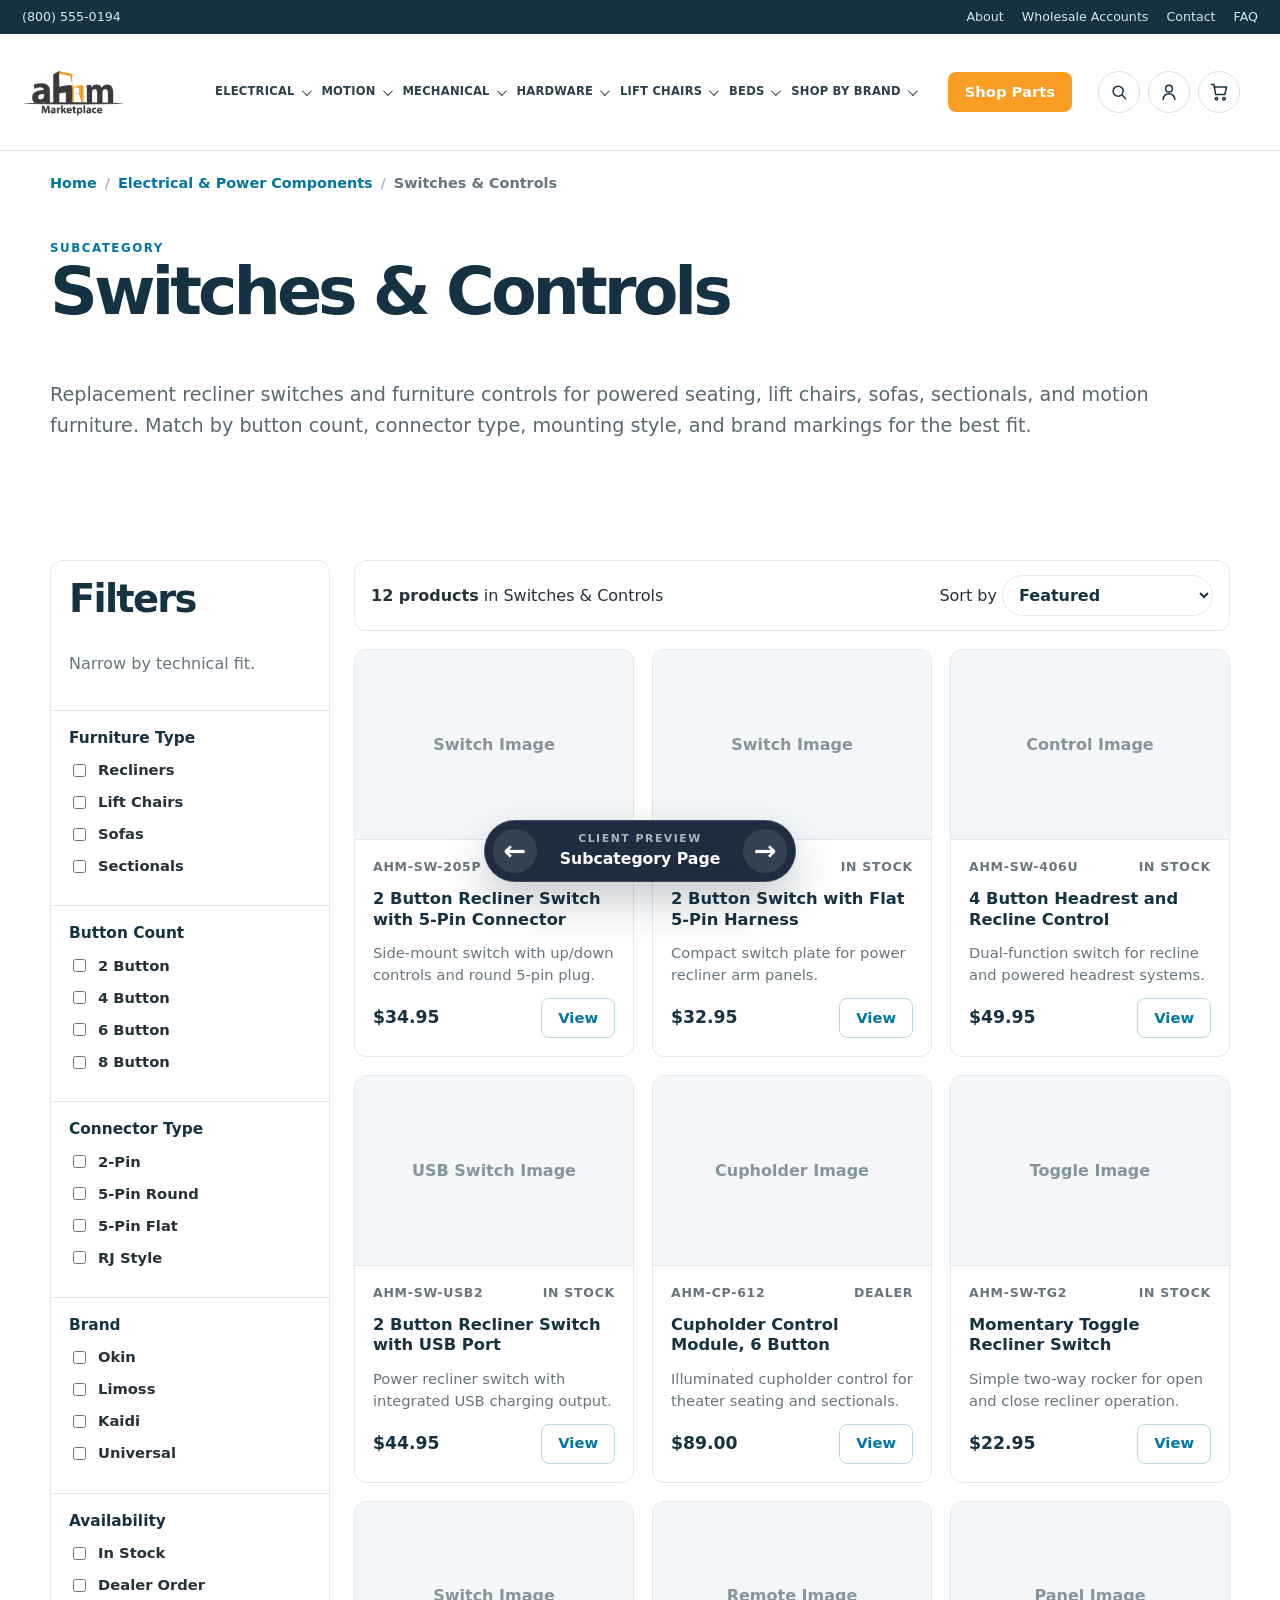
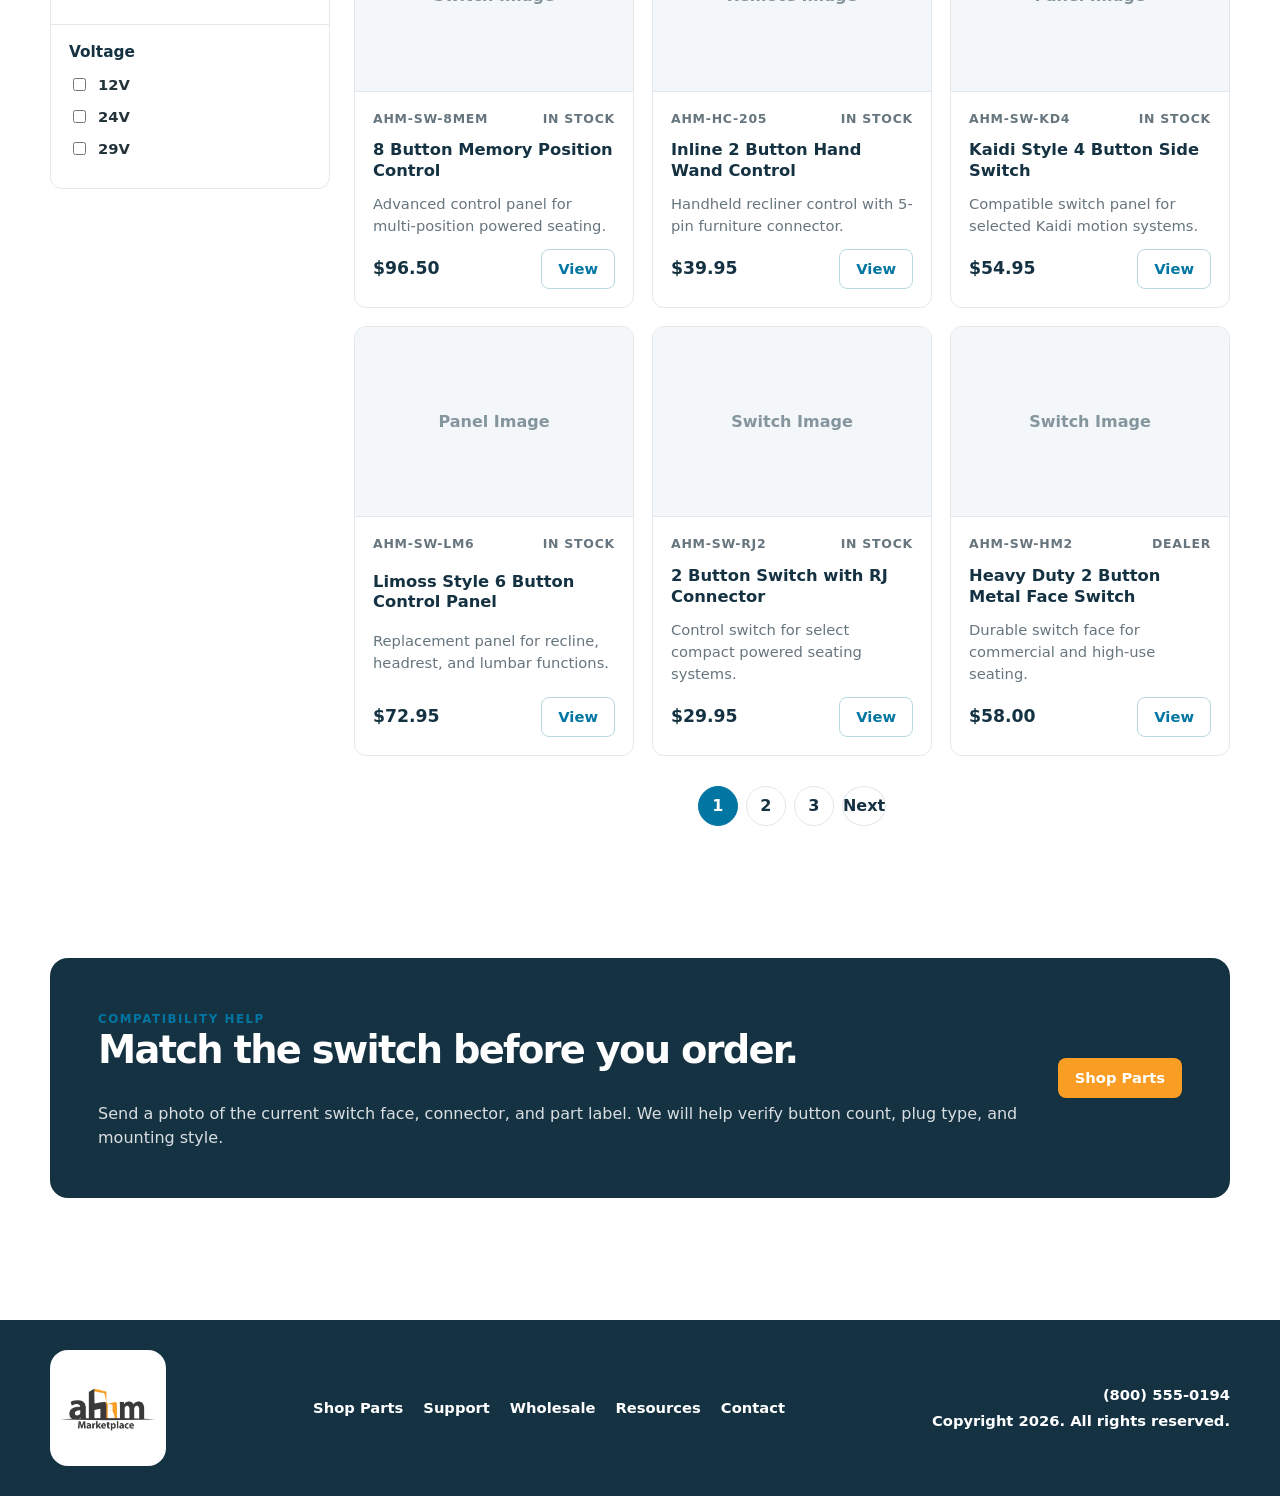
<file: subcategory.html>
<!DOCTYPE html>
<html lang="en">
<head>
  <meta charset="UTF-8">
  <meta name="viewport" content="width=device-width, initial-scale=1.0">
  <title>Switches & Controls | AHM Furniture Parts</title>
  <meta name="description" content="Shop replacement furniture switches and controls for recliners, lift chairs, sofas, sectionals, and motion furniture.">
  <link rel="stylesheet" href="css/styles.css">
</head>
<body>
  <a class="skip-link" href="#main-content">Skip to content</a>
  <div class="utility-bar"><div class="container utility-inner"><div class="utility-contact"><a href="tel:+18005550194">(800) 555-0194</a></div><nav class="utility-links" aria-label="Utility navigation"><a href="#">About</a><a href="#">Wholesale Accounts</a><a href="#">Contact</a><a href="#">FAQ</a></nav></div></div>

  <!-- Shopify-ready header and navigation section -->
  <header class="site-header">
    <div class="container header-main">
      <a class="brand" href="index.html" aria-label="AHM Furniture Parts home"><img src="assets/AHM-Marketplace-Logo.png" alt="AHM Furniture Parts" onerror="this.style.display='none'"></a>
    <nav class="main-nav" aria-label="Main navigation" data-main-nav>
      <div class="mobile-nav-header mobile-only">
        <strong>Browse Parts</strong>
        <button class="mobile-close" type="button" aria-label="Close menu" data-menu-close>X</button>
      </div>
      <div class="container">
        <ul class="nav-list">
          <li class="nav-item">
            <button class="nav-button" type="button" aria-expanded="false">Electrical</button>
            <div class="mega-menu mega-wide">
              <div class="mega-grid">
                <div class="mega-panel">
                  <strong>Controls</strong>
                  <a href="subcategory.html">Switches &amp; Controls</a>
                  <a href="#">Hand Controls &amp; Remotes</a>
                  <a href="#">USB Charging Modules</a>
                </div>
                <div class="mega-panel">
                  <strong>Power</strong>
                  <a href="category.html">Electrical &amp; Power Components</a>
                  <a href="#">Power Supplies &amp; Transformers</a>
                  <a href="#">Control Boxes</a>
                </div>
                <div class="mega-panel">
                  <strong>Wiring</strong>
                  <a href="#">Cables &amp; Wiring</a>
                  <a href="#">Connectors &amp; Adapters</a>
                  <a href="#">Splitters &amp; Extensions</a>
                </div>
              </div>
            </div>
          </li>
          <li class="nav-item">
            <button class="nav-button" type="button" aria-expanded="false">Motion</button>
            <div class="mega-menu mega-wide">
              <div class="mega-grid">
                <div class="mega-panel">
                  <strong>Actuator Types</strong>
                  <a href="#">Motors &amp; Actuators</a>
                  <a href="#">Recliner Motors</a>
                  <a href="#">Lift Chair Motors</a>
                </div>
                <div class="mega-panel">
                  <strong>Positioning</strong>
                  <a href="#">Headrest Motors</a>
                  <a href="#">Lumbar Motors</a>
                  <a href="#">Drive Shafts</a>
                </div>
                <div class="mega-panel">
                  <strong>Drive Systems</strong>
                  <a href="#">Mechanisms &amp; Drive Systems</a>
                  <a href="#">Motor Brackets</a>
                  <a href="#">Synchronization Parts</a>
                </div>
              </div>
            </div>
          </li>
          <li class="nav-item">
            <button class="nav-button" type="button" aria-expanded="false">Mechanical</button>
            <div class="mega-menu mega-wide">
              <div class="mega-grid">
                <div class="mega-panel">
                  <strong>Recline Systems</strong>
                  <a href="#">Recliner Mechanisms</a>
                  <a href="#">Linkage Parts</a>
                  <a href="#">Mounting Plates</a>
                </div>
                <div class="mega-panel">
                  <strong>Release Parts</strong>
                  <a href="#">Release Handles</a>
                  <a href="#">Release Cables</a>
                  <a href="#">Pull Tabs</a>
                </div>
                <div class="mega-panel">
                  <strong>Repair Components</strong>
                  <a href="#">Springs</a>
                  <a href="#">Brackets &amp; Mounting Hardware</a>
                  <a href="#">Bearings &amp; Bushings</a>
                </div>
              </div>
            </div>
          </li>
          <li class="nav-item">
            <button class="nav-button" type="button" aria-expanded="false">Hardware</button>
            <div class="mega-menu mega-wide">
              <div class="mega-grid">
                <div class="mega-panel">
                  <strong>Fasteners</strong>
                  <a href="#">Bolts, Screws &amp; Nuts</a>
                  <a href="#">Pins &amp; Retainers</a>
                  <a href="#">Washers &amp; Spacers</a>
                </div>
                <div class="mega-panel">
                  <strong>Clips &amp; Guides</strong>
                  <a href="#">Clips &amp; Bushings</a>
                  <a href="#">Glides &amp; Guides</a>
                  <a href="#">Snap-In Hardware</a>
                </div>
                <div class="mega-panel">
                  <strong>Base Parts</strong>
                  <a href="#">Feet &amp; Glides</a>
                  <a href="#">Casters &amp; Wheels</a>
                  <a href="#">Levelers</a>
                </div>
              </div>
            </div>
          </li>
          <li class="nav-item">
            <button class="nav-button" type="button" aria-expanded="false">Lift Chairs</button>
            <div class="mega-menu mega-wide">
              <div class="mega-grid">
                <div class="mega-panel">
                  <strong>Controls</strong>
                  <a href="#">Hand Controls</a>
                  <a href="#">Wired Remotes</a>
                  <a href="#">Control Pendants</a>
                </div>
                <div class="mega-panel">
                  <strong>Lift Drive</strong>
                  <a href="#">Lift Motors</a>
                  <a href="#">Actuators</a>
                  <a href="#">Lift Bases</a>
                </div>
                <div class="mega-panel">
                  <strong>Power &amp; Backup</strong>
                  <a href="#">Transformers</a>
                  <a href="#">Batteries</a>
                  <a href="#">Power Cords</a>
                </div>
              </div>
            </div>
          </li>
          <li class="nav-item">
            <button class="nav-button" type="button" aria-expanded="false">Beds</button>
            <div class="mega-menu mega-wide">
              <div class="mega-grid">
                <div class="mega-panel">
                  <strong>Bed Controls</strong>
                  <a href="#">Bed Remotes</a>
                  <a href="#">Wireless Remotes</a>
                  <a href="#">Pairing Accessories</a>
                </div>
                <div class="mega-panel">
                  <strong>Adjustment Parts</strong>
                  <a href="#">Bed Motors</a>
                  <a href="#">Actuators</a>
                  <a href="#">Control Boxes</a>
                </div>
                <div class="mega-panel">
                  <strong>Electrical</strong>
                  <a href="#">Power Supplies</a>
                  <a href="#">Cables &amp; Wiring</a>
                  <a href="#">Sync Cords</a>
                </div>
              </div>
            </div>
          </li>
          <li class="nav-item">
            <button class="nav-button" type="button" aria-expanded="false">Shop By Brand</button>
            <div class="mega-menu mega-wide">
              <div class="mega-grid">
                <div class="mega-panel">
                  <strong>Component Brands</strong>
                  <a href="#">Okin</a>
                  <a href="#">Limoss</a>
                  <a href="#">Kaidi</a>
                </div>
                <div class="mega-panel">
                  <strong>Furniture Brands</strong>
                  <a href="#">La-Z-Boy</a>
                  <a href="#">Ashley Furniture</a>
                  <a href="#">Pride Mobility</a>
                </div>
                <div class="mega-panel">
                  <strong>Universal Fit</strong>
                  <a href="#">Compatible Switches</a>
                  <a href="#">Universal Remotes</a>
                  <a href="#">Connector Matching</a>
                </div>
              </div>
            </div>
          </li>
        </ul>
      </div>
    </nav>
      <a class="header-cta" href="category.html">Shop Parts</a>
      <div class="header-actions" aria-label="Header actions">
        <button class="icon-button" type="button" aria-label="Search">
          <svg viewBox="0 0 24 24" aria-hidden="true"><circle cx="11" cy="11" r="6"></circle><path d="m16 16 4 4"></path></svg>
        </button>
        <a class="icon-button" href="#" aria-label="Account">
          <svg viewBox="0 0 24 24" aria-hidden="true"><circle cx="12" cy="8" r="4"></circle><path d="M5 21a7 7 0 0 1 14 0"></path></svg>
        </a>
        <a class="icon-button" href="#" aria-label="Cart">
          <svg viewBox="0 0 24 24" aria-hidden="true"><path d="M6 6h15l-2 9H8L6 3H3"></path><circle cx="9" cy="20" r="1.5"></circle><circle cx="18" cy="20" r="1.5"></circle></svg>
        </a>
      </div>
      <button class="menu-toggle" type="button" aria-label="Open menu" aria-expanded="false" data-menu-toggle><span></span><span></span><span></span></button>
    </div>
  </header>

  <main id="main-content">
    <div class="container breadcrumbs" aria-label="Breadcrumb">
      <a href="index.html">Home</a>
      <span><a href="category.html">Electrical &amp; Power Components</a></span>
      <span>Switches &amp; Controls</span>
    </div>

    <!-- Shopify-ready collection hero section -->
    <section class="page-hero">
      <div class="container">
        <span class="eyebrow">Subcategory</span>
        <h1>Switches &amp; Controls</h1>
        <p class="lead">Replacement recliner switches and furniture controls for powered seating, lift chairs, sofas, sectionals, and motion furniture. Match by button count, connector type, mounting style, and brand markings for the best fit.</p>
      </div>
    </section>

    <!-- Shopify-ready product listing section -->
    <section class="section section-tight">
      <div class="container">
        <button class="btn btn-secondary filter-toggle" type="button" data-filter-toggle>Show Filters</button>
        <div class="listing-layout">
          <aside class="filters-sidebar" data-filters aria-label="Product filters">
            <div class="mobile-nav-header mobile-only"><strong>Filter Products</strong><button class="mobile-close" type="button" aria-label="Close filters" data-filter-close>X</button></div>
            <div class="filter-card">
              <div class="filter-header"><h2>Filters</h2><p class="text-muted">Narrow by technical fit.</p></div>
              <div class="filter-group"><h3>Furniture Type</h3><label class="checkbox-row"><input type="checkbox"> Recliners</label><label class="checkbox-row"><input type="checkbox"> Lift Chairs</label><label class="checkbox-row"><input type="checkbox"> Sofas</label><label class="checkbox-row"><input type="checkbox"> Sectionals</label></div>
              <div class="filter-group"><h3>Button Count</h3><label class="checkbox-row"><input type="checkbox"> 2 Button</label><label class="checkbox-row"><input type="checkbox"> 4 Button</label><label class="checkbox-row"><input type="checkbox"> 6 Button</label><label class="checkbox-row"><input type="checkbox"> 8 Button</label></div>
              <div class="filter-group"><h3>Connector Type</h3><label class="checkbox-row"><input type="checkbox"> 2-Pin</label><label class="checkbox-row"><input type="checkbox"> 5-Pin Round</label><label class="checkbox-row"><input type="checkbox"> 5-Pin Flat</label><label class="checkbox-row"><input type="checkbox"> RJ Style</label></div>
              <div class="filter-group"><h3>Brand</h3><label class="checkbox-row"><input type="checkbox"> Okin</label><label class="checkbox-row"><input type="checkbox"> Limoss</label><label class="checkbox-row"><input type="checkbox"> Kaidi</label><label class="checkbox-row"><input type="checkbox"> Universal</label></div>
              <div class="filter-group"><h3>Availability</h3><label class="checkbox-row"><input type="checkbox"> In Stock</label><label class="checkbox-row"><input type="checkbox"> Dealer Order</label></div>
              <div class="filter-group"><h3>Voltage</h3><label class="checkbox-row"><input type="checkbox"> 12V</label><label class="checkbox-row"><input type="checkbox"> 24V</label><label class="checkbox-row"><input type="checkbox"> 29V</label></div>
            </div>
          </aside>

          <div>
            <div class="toolbar">
              <span><strong>12 products</strong> in Switches &amp; Controls</span>
              <label>Sort by <select><option>Featured</option><option>Price: Low to High</option><option>Newest</option></select></label>
            </div>
            <div class="product-grid">
              <article class="product-card"><a class="product-image" href="product.html">Switch Image</a><div class="product-body"><div class="product-meta"><span>AHM-SW-205P</span><span>In Stock</span></div><a class="product-title" href="product.html">2 Button Recliner Switch with 5-Pin Connector</a><p class="product-desc">Side-mount switch with up/down controls and round 5-pin plug.</p><div class="product-footer"><span class="price">$34.95</span><a class="btn btn-outline" href="product.html">View</a></div></div></article>
              <article class="product-card"><a class="product-image" href="#">Switch Image</a><div class="product-body"><div class="product-meta"><span>AHM-SW-204F</span><span>In Stock</span></div><a class="product-title" href="#">2 Button Switch with Flat 5-Pin Harness</a><p class="product-desc">Compact switch plate for power recliner arm panels.</p><div class="product-footer"><span class="price">$32.95</span><a class="btn btn-outline" href="#">View</a></div></div></article>
              <article class="product-card"><a class="product-image" href="#">Control Image</a><div class="product-body"><div class="product-meta"><span>AHM-SW-406U</span><span>In Stock</span></div><a class="product-title" href="#">4 Button Headrest and Recline Control</a><p class="product-desc">Dual-function switch for recline and powered headrest systems.</p><div class="product-footer"><span class="price">$49.95</span><a class="btn btn-outline" href="#">View</a></div></div></article>
              <article class="product-card"><a class="product-image" href="#">USB Switch Image</a><div class="product-body"><div class="product-meta"><span>AHM-SW-USB2</span><span>In Stock</span></div><a class="product-title" href="#">2 Button Recliner Switch with USB Port</a><p class="product-desc">Power recliner switch with integrated USB charging output.</p><div class="product-footer"><span class="price">$44.95</span><a class="btn btn-outline" href="#">View</a></div></div></article>
              <article class="product-card"><a class="product-image" href="#">Cupholder Image</a><div class="product-body"><div class="product-meta"><span>AHM-CP-612</span><span>Dealer</span></div><a class="product-title" href="#">Cupholder Control Module, 6 Button</a><p class="product-desc">Illuminated cupholder control for theater seating and sectionals.</p><div class="product-footer"><span class="price">$89.00</span><a class="btn btn-outline" href="#">View</a></div></div></article>
              <article class="product-card"><a class="product-image" href="#">Toggle Image</a><div class="product-body"><div class="product-meta"><span>AHM-SW-TG2</span><span>In Stock</span></div><a class="product-title" href="#">Momentary Toggle Recliner Switch</a><p class="product-desc">Simple two-way rocker for open and close recliner operation.</p><div class="product-footer"><span class="price">$22.95</span><a class="btn btn-outline" href="#">View</a></div></div></article>
              <article class="product-card"><a class="product-image" href="#">Switch Image</a><div class="product-body"><div class="product-meta"><span>AHM-SW-8MEM</span><span>In Stock</span></div><a class="product-title" href="#">8 Button Memory Position Control</a><p class="product-desc">Advanced control panel for multi-position powered seating.</p><div class="product-footer"><span class="price">$96.50</span><a class="btn btn-outline" href="#">View</a></div></div></article>
              <article class="product-card"><a class="product-image" href="#">Remote Image</a><div class="product-body"><div class="product-meta"><span>AHM-HC-205</span><span>In Stock</span></div><a class="product-title" href="#">Inline 2 Button Hand Wand Control</a><p class="product-desc">Handheld recliner control with 5-pin furniture connector.</p><div class="product-footer"><span class="price">$39.95</span><a class="btn btn-outline" href="#">View</a></div></div></article>
              <article class="product-card"><a class="product-image" href="#">Panel Image</a><div class="product-body"><div class="product-meta"><span>AHM-SW-KD4</span><span>In Stock</span></div><a class="product-title" href="#">Kaidi Style 4 Button Side Switch</a><p class="product-desc">Compatible switch panel for selected Kaidi motion systems.</p><div class="product-footer"><span class="price">$54.95</span><a class="btn btn-outline" href="#">View</a></div></div></article>
              <article class="product-card"><a class="product-image" href="#">Panel Image</a><div class="product-body"><div class="product-meta"><span>AHM-SW-LM6</span><span>In Stock</span></div><a class="product-title" href="#">Limoss Style 6 Button Control Panel</a><p class="product-desc">Replacement panel for recline, headrest, and lumbar functions.</p><div class="product-footer"><span class="price">$72.95</span><a class="btn btn-outline" href="#">View</a></div></div></article>
              <article class="product-card"><a class="product-image" href="#">Switch Image</a><div class="product-body"><div class="product-meta"><span>AHM-SW-RJ2</span><span>In Stock</span></div><a class="product-title" href="#">2 Button Switch with RJ Connector</a><p class="product-desc">Control switch for select compact powered seating systems.</p><div class="product-footer"><span class="price">$29.95</span><a class="btn btn-outline" href="#">View</a></div></div></article>
              <article class="product-card"><a class="product-image" href="#">Switch Image</a><div class="product-body"><div class="product-meta"><span>AHM-SW-HM2</span><span>Dealer</span></div><a class="product-title" href="#">Heavy Duty 2 Button Metal Face Switch</a><p class="product-desc">Durable switch face for commercial and high-use seating.</p><div class="product-footer"><span class="price">$58.00</span><a class="btn btn-outline" href="#">View</a></div></div></article>
            </div>
            <nav class="pagination" aria-label="Pagination">
              <span class="active">1</span><a href="#">2</a><a href="#">3</a><a href="#">Next</a>
            </nav>
          </div>
        </div>
      </div>
    </section>

    <!-- Shopify-ready compatibility CTA section -->
    <section class="section" id="compatibility-help">
      <div class="container">
        <div class="banner-cta">
          <div><span class="eyebrow">Compatibility Help</span><h2>Match the switch before you order.</h2><p>Send a photo of the current switch face, connector, and part label. We will help verify button count, plug type, and mounting style.</p></div>
          <a class="btn btn-primary" href="category.html">Shop Parts</a>
        </div>
      </div>
    </section>
  </main>

  <footer class="site-footer compact-footer">
    <div class="container footer-compact-inner">
      <a class="brand footer-logo" href="index.html" aria-label="AHM Furniture Parts home"><img src="assets/AHM-Marketplace-Logo.png" alt="AHM Furniture Parts" onerror="this.style.display='none'"></a>
      <nav class="footer-simple-links" aria-label="Footer navigation"><a href="category.html">Shop Parts</a><a href="#compatibility-help">Support</a><a href="#">Wholesale</a><a href="#">Resources</a><a href="#">Contact</a></nav>
      <div class="footer-contact-line"><a href="tel:+18005550194">(800) 555-0194</a><span>Copyright 2026. All rights reserved.</span></div>
    </div>
  </footer>
  <!-- Client preview navigation: remove before final production theme build. -->
  <nav class="client-preview-nav" aria-label="Client preview page switcher">
    <a class="preview-arrow" href="category.html" aria-label="Previous preview page: Category Page">&larr;</a>
    <div class="preview-current">
      <span>Client Preview</span>
      <strong>Subcategory Page</strong>
    </div>
    <a class="preview-arrow" href="product.html" aria-label="Next preview page: Product Page">&rarr;</a>
  </nav>

  <script src="js/main.js"></script>
</body>
</html>
</file>
<file: css/styles.css>
:root {
  --navy: #102033;
  --charcoal: #1F2933;
  --bg: #F5F7FA;
  --white: #FFFFFF;
  --border: #D9E1EA;
  --blue: #2563EB;
  --orange: #F97316;
  --green: #16A34A;
  --muted: #667589;
  --soft-blue: #EFF6FF;
  --soft-orange: #FFF7ED;
  --shadow: 0 18px 45px rgba(16, 32, 51, 0.12);
  --shadow-soft: 0 10px 30px rgba(16, 32, 51, 0.08);
  --radius-lg: 24px;
  --radius-md: 16px;
  --radius-sm: 10px;
  --container: 1200px;
}

* {
  box-sizing: border-box;
}

html {
  scroll-behavior: smooth;
}

body {
  margin: 0;
  color: var(--charcoal);
  background: var(--bg);
  font-family: Inter, Arial, Helvetica, sans-serif;
  line-height: 1.5;
}

body.menu-open,
body.filters-open {
  overflow: hidden;
}

img {
  max-width: 100%;
  display: block;
}

a {
  color: inherit;
  text-decoration: none;
}

button,
input,
select,
textarea {
  font: inherit;
}

button {
  cursor: pointer;
}

.container {
  width: min(100% - 32px, var(--container));
  margin: 0 auto;
}

.sr-only {
  position: absolute;
  width: 1px;
  height: 1px;
  padding: 0;
  margin: -1px;
  overflow: hidden;
  clip: rect(0, 0, 0, 0);
  white-space: nowrap;
  border: 0;
}

.skip-link {
  position: absolute;
  left: -999px;
  top: 12px;
  z-index: 100;
  padding: 10px 14px;
  color: var(--white);
  background: var(--blue);
  border-radius: var(--radius-sm);
}

.skip-link:focus {
  left: 12px;
}

.utility-bar {
  color: #DDE7F2;
  background: var(--navy);
  font-size: 0.86rem;
}

.utility-inner {
  min-height: 40px;
  display: flex;
  align-items: center;
  justify-content: space-between;
  gap: 18px;
}

.utility-links,
.utility-contact {
  display: flex;
  align-items: center;
  gap: 18px;
  white-space: nowrap;
}

.utility-bar a:hover {
  color: var(--white);
}

.site-header {
  position: sticky;
  top: 0;
  z-index: 50;
  background: var(--white);
  border-bottom: 1px solid var(--border);
  box-shadow: 0 6px 20px rgba(16, 32, 51, 0.05);
}

.header-main {
  display: grid;
  grid-template-columns: auto minmax(280px, 1fr) auto auto;
  align-items: center;
  gap: 20px;
  padding: 18px 0;
}

.brand {
  display: flex;
  align-items: center;
  gap: 12px;
  min-width: max-content;
}

.brand img {
  width: 46px;
  height: 46px;
  object-fit: contain;
}

.brand-mark {
  width: 46px;
  height: 46px;
  display: grid;
  place-items: center;
  color: var(--white);
  background: linear-gradient(135deg, var(--navy), var(--blue));
  border-radius: 14px;
  font-weight: 800;
  letter-spacing: -0.05em;
}

.brand-text {
  display: grid;
  line-height: 1.05;
}

.brand-name {
  color: var(--navy);
  font-size: 1.1rem;
  font-weight: 800;
  letter-spacing: -0.03em;
}

.brand-domain {
  color: var(--muted);
  font-size: 0.76rem;
  font-weight: 700;
  text-transform: uppercase;
  letter-spacing: 0.08em;
}

.site-search {
  display: flex;
  width: 100%;
  overflow: hidden;
  background: var(--white);
  border: 2px solid var(--blue);
  border-radius: 999px;
  box-shadow: 0 10px 25px rgba(37, 99, 235, 0.12);
}

.site-search input {
  min-width: 0;
  flex: 1;
  border: 0;
  outline: 0;
  padding: 13px 18px;
  color: var(--charcoal);
}

.site-search button {
  border: 0;
  color: var(--white);
  background: var(--blue);
  padding: 0 24px;
  font-weight: 800;
}

.header-cta,
.btn {
  display: inline-flex;
  align-items: center;
  justify-content: center;
  gap: 8px;
  min-height: 44px;
  padding: 12px 18px;
  border: 1px solid transparent;
  border-radius: 999px;
  font-weight: 800;
  line-height: 1;
  transition: transform 160ms ease, box-shadow 160ms ease, background 160ms ease, border-color 160ms ease;
}

.header-cta,
.btn-primary {
  color: var(--white);
  background: var(--orange);
  box-shadow: 0 12px 24px rgba(249, 115, 22, 0.22);
}

.btn-primary:hover,
.header-cta:hover {
  transform: translateY(-1px);
  box-shadow: 0 16px 30px rgba(249, 115, 22, 0.28);
}

.btn-secondary {
  color: var(--navy);
  background: var(--white);
  border-color: var(--border);
}

.btn-secondary:hover {
  border-color: var(--blue);
  box-shadow: var(--shadow-soft);
}

.btn-blue {
  color: var(--white);
  background: var(--blue);
  box-shadow: 0 12px 24px rgba(37, 99, 235, 0.18);
}

.btn-outline {
  color: var(--blue);
  background: var(--white);
  border-color: rgba(37, 99, 235, 0.35);
}

.menu-toggle {
  display: none;
  width: 44px;
  height: 44px;
  padding: 0;
  border: 1px solid var(--border);
  background: var(--white);
  border-radius: 50%;
}

.menu-toggle span {
  display: block;
  width: 18px;
  height: 2px;
  margin: 4px auto;
  background: var(--navy);
  border-radius: 10px;
}

.main-nav {
  border-top: 1px solid var(--border);
}

.nav-list {
  display: flex;
  align-items: center;
  justify-content: space-between;
  gap: 4px;
  margin: 0;
  padding: 0;
  list-style: none;
}

.nav-item {
  position: relative;
}

.nav-button,
.nav-link {
  display: flex;
  align-items: center;
  min-height: 48px;
  padding: 0 12px;
  border: 0;
  color: var(--navy);
  background: transparent;
  font-size: 0.9rem;
  font-weight: 800;
}

.nav-button::after {
  content: "";
  width: 7px;
  height: 7px;
  margin-left: 8px;
  border-right: 2px solid currentColor;
  border-bottom: 2px solid currentColor;
  transform: rotate(45deg) translateY(-2px);
}

.mega-menu {
  position: absolute;
  top: 100%;
  left: 0;
  width: min(760px, calc(100vw - 32px));
  padding: 22px;
  opacity: 0;
  visibility: hidden;
  transform: translateY(10px);
  background: var(--white);
  border: 1px solid var(--border);
  border-radius: 0 0 var(--radius-lg) var(--radius-lg);
  box-shadow: var(--shadow);
  transition: opacity 180ms ease, transform 180ms ease, visibility 180ms ease;
}

.nav-item:hover .mega-menu,
.nav-item:focus-within .mega-menu,
.nav-item.is-open .mega-menu {
  opacity: 1;
  visibility: visible;
  transform: translateY(0);
}

.mega-wide {
  width: min(920px, calc(100vw - 32px));
}

.mega-grid {
  display: grid;
  grid-template-columns: repeat(2, minmax(0, 1fr));
  gap: 16px;
}

.mega-panel {
  padding: 16px;
  background: var(--bg);
  border: 1px solid var(--border);
  border-radius: var(--radius-md);
}

.mega-panel strong {
  display: block;
  color: var(--navy);
  margin-bottom: 6px;
  font-size: 0.98rem;
}

.mega-panel p {
  margin: 0 0 12px;
  color: var(--muted);
  font-size: 0.9rem;
}

.mega-panel a {
  display: block;
  padding: 7px 0;
  color: var(--charcoal);
  font-weight: 700;
}

.mega-panel a:hover {
  color: var(--blue);
}

main {
  overflow: hidden;
}

.section {
  padding: 72px 0;
}

.section-tight {
  padding: 42px 0;
}

.section-header {
  display: flex;
  align-items: end;
  justify-content: space-between;
  gap: 20px;
  margin-bottom: 28px;
}

.eyebrow {
  display: inline-flex;
  align-items: center;
  gap: 8px;
  color: var(--blue);
  font-size: 0.78rem;
  font-weight: 900;
  letter-spacing: 0.12em;
  text-transform: uppercase;
}

h1,
h2,
h3,
p {
  margin-top: 0;
}

h1,
.h1 {
  color: var(--navy);
  font-size: clamp(2.4rem, 5vw, 4.8rem);
  line-height: 0.98;
  letter-spacing: -0.06em;
}

h2 {
  color: var(--navy);
  font-size: clamp(1.8rem, 3vw, 2.8rem);
  line-height: 1.05;
  letter-spacing: -0.045em;
}

h3 {
  color: var(--navy);
  font-size: 1.2rem;
  line-height: 1.2;
}

.lead {
  color: var(--muted);
  font-size: clamp(1.05rem, 2vw, 1.25rem);
}

.text-muted {
  color: var(--muted);
}

.hero {
  position: relative;
  padding: 72px 0 48px;
  background:
    radial-gradient(circle at top right, rgba(37, 99, 235, 0.14), transparent 34%),
    linear-gradient(135deg, #FFFFFF 0%, #F0F5FC 100%);
}

.hero::before {
  content: "";
  position: absolute;
  inset: auto 0 0;
  height: 1px;
  background: var(--border);
}

.hero-grid {
  display: grid;
  grid-template-columns: minmax(0, 1.05fr) minmax(340px, 0.95fr);
  gap: 44px;
  align-items: center;
}

.hero-copy {
  max-width: 690px;
}

.hero-search {
  display: flex;
  width: 100%;
  max-width: 760px;
  margin: 28px 0 18px;
  overflow: hidden;
  background: var(--white);
  border: 1px solid var(--border);
  border-radius: var(--radius-md);
  box-shadow: var(--shadow-soft);
}

.hero-search input {
  flex: 1;
  min-width: 0;
  border: 0;
  outline: 0;
  padding: 18px 20px;
}

.hero-search button {
  border: 0;
  color: var(--white);
  background: var(--blue);
  padding: 0 24px;
  font-weight: 900;
}

.hero-actions {
  display: flex;
  flex-wrap: wrap;
  gap: 12px;
  margin: 22px 0;
}

.trust-row {
  display: flex;
  flex-wrap: wrap;
  gap: 10px;
}

.trust-badge,
.pill,
.availability,
.compatibility-badge {
  display: inline-flex;
  align-items: center;
  gap: 7px;
  min-height: 30px;
  padding: 6px 10px;
  color: var(--navy);
  background: var(--white);
  border: 1px solid var(--border);
  border-radius: 999px;
  font-size: 0.82rem;
  font-weight: 800;
}

.trust-badge::before,
.availability::before {
  content: "";
  width: 8px;
  height: 8px;
  background: var(--green);
  border-radius: 50%;
}

.hero-card {
  position: relative;
  padding: 24px;
  background: var(--white);
  border: 1px solid var(--border);
  border-radius: var(--radius-lg);
  box-shadow: var(--shadow);
}

.hero-card-top {
  display: flex;
  justify-content: space-between;
  gap: 16px;
  padding-bottom: 18px;
  border-bottom: 1px solid var(--border);
}

.part-number {
  color: var(--blue);
  font-size: 0.8rem;
  font-weight: 900;
  letter-spacing: 0.1em;
  text-transform: uppercase;
}

.hero-product-visual,
.product-image,
.gallery-main,
.placeholder-visual {
  min-height: 220px;
  display: grid;
  place-items: center;
  overflow: hidden;
  color: rgba(16, 32, 51, 0.34);
  background:
    linear-gradient(135deg, rgba(37, 99, 235, 0.08), rgba(249, 115, 22, 0.08)),
    repeating-linear-gradient(45deg, #FFFFFF 0, #FFFFFF 11px, #F0F4F8 11px, #F0F4F8 22px);
  border: 1px solid var(--border);
  border-radius: var(--radius-md);
  font-weight: 900;
  text-align: center;
}

.hero-product-visual {
  margin: 20px 0;
}

.spec-list {
  display: grid;
  gap: 10px;
  margin: 0;
}

.spec-list div {
  display: flex;
  justify-content: space-between;
  gap: 16px;
  padding: 10px 0;
  border-bottom: 1px solid var(--border);
}

.spec-list dt {
  color: var(--muted);
  font-weight: 700;
}

.spec-list dd {
  margin: 0;
  color: var(--navy);
  font-weight: 900;
}

.card-grid,
.product-grid,
.subcategory-grid,
.type-grid,
.value-grid,
.resource-grid,
.related-grid {
  display: grid;
  gap: 18px;
}

.card-grid {
  grid-template-columns: repeat(4, minmax(0, 1fr));
}

.type-grid,
.value-grid {
  grid-template-columns: repeat(3, minmax(0, 1fr));
}

.product-grid {
  grid-template-columns: repeat(3, minmax(0, 1fr));
}

.subcategory-grid {
  grid-template-columns: repeat(3, minmax(0, 1fr));
}

.resource-grid,
.related-grid {
  grid-template-columns: repeat(4, minmax(0, 1fr));
}

.category-card,
.type-card,
.value-card,
.product-card,
.resource-card,
.info-card,
.filter-card {
  background: var(--white);
  border: 1px solid var(--border);
  border-radius: var(--radius-md);
  box-shadow: 0 1px 0 rgba(16, 32, 51, 0.02);
  transition: transform 170ms ease, box-shadow 170ms ease, border-color 170ms ease;
}

.category-card,
.type-card,
.value-card,
.resource-card,
.info-card {
  padding: 22px;
}

.category-card:hover,
.type-card:hover,
.value-card:hover,
.product-card:hover,
.resource-card:hover {
  transform: translateY(-3px);
  border-color: rgba(37, 99, 235, 0.28);
  box-shadow: var(--shadow-soft);
}

.category-card .icon,
.type-card .icon,
.value-card .icon {
  width: 46px;
  height: 46px;
  display: grid;
  place-items: center;
  margin-bottom: 18px;
  color: var(--blue);
  background: var(--soft-blue);
  border-radius: 14px;
  font-size: 1.4rem;
  font-weight: 900;
}

.category-card p,
.type-card p,
.value-card p,
.resource-card p {
  color: var(--muted);
  margin-bottom: 0;
}

.product-card {
  display: flex;
  flex-direction: column;
  overflow: hidden;
}

.product-image {
  min-height: 190px;
  border-width: 0 0 1px;
  border-radius: 0;
}

.product-body {
  display: grid;
  gap: 12px;
  padding: 18px;
  flex: 1;
}

.product-meta {
  display: flex;
  justify-content: space-between;
  gap: 12px;
  color: var(--muted);
  font-size: 0.78rem;
  font-weight: 800;
  text-transform: uppercase;
  letter-spacing: 0.06em;
}

.product-title {
  color: var(--navy);
  font-size: 1.02rem;
  font-weight: 900;
  line-height: 1.25;
}

.product-title:hover {
  color: var(--blue);
}

.product-desc {
  margin: 0;
  color: var(--muted);
  font-size: 0.92rem;
}

.product-footer {
  display: flex;
  align-items: center;
  justify-content: space-between;
  gap: 12px;
  margin-top: auto;
}

.price {
  color: var(--navy);
  font-size: 1.08rem;
  font-weight: 900;
}

.small-link {
  color: var(--blue);
  font-size: 0.9rem;
  font-weight: 900;
}

.banner-cta {
  color: var(--white);
  background:
    radial-gradient(circle at top right, rgba(249, 115, 22, 0.28), transparent 30%),
    linear-gradient(135deg, var(--navy), #17385F);
  border-radius: var(--radius-lg);
  padding: clamp(28px, 5vw, 48px);
  display: grid;
  grid-template-columns: minmax(0, 1fr) auto;
  gap: 28px;
  align-items: center;
  box-shadow: var(--shadow);
}

.banner-cta h2,
.banner-cta p {
  color: var(--white);
}

.banner-cta p {
  margin-bottom: 0;
  opacity: 0.84;
}

.breadcrumbs {
  display: flex;
  flex-wrap: wrap;
  gap: 8px;
  align-items: center;
  padding: 22px 0 0;
  color: var(--muted);
  font-size: 0.9rem;
  font-weight: 700;
}

.breadcrumbs a {
  color: var(--blue);
}

.breadcrumbs span::before {
  content: "/";
  margin-right: 8px;
  color: #A5B3C5;
}

.page-hero {
  padding: 40px 0 34px;
}

.category-hero {
  display: grid;
  grid-template-columns: minmax(0, 1fr) 340px;
  gap: 28px;
  align-items: stretch;
  padding: 34px;
  background: var(--white);
  border: 1px solid var(--border);
  border-radius: var(--radius-lg);
  box-shadow: var(--shadow-soft);
}

.hero-stats {
  display: grid;
  gap: 12px;
}

.stat-card {
  padding: 18px;
  background: var(--bg);
  border: 1px solid var(--border);
  border-radius: var(--radius-md);
}

.stat-card strong {
  display: block;
  color: var(--navy);
  font-size: 1.6rem;
  letter-spacing: -0.04em;
}

.content-split {
  display: grid;
  grid-template-columns: minmax(0, 0.95fr) minmax(320px, 0.55fr);
  gap: 24px;
  align-items: start;
}

.info-card h3 {
  margin-bottom: 12px;
}

.check-list {
  display: grid;
  gap: 10px;
  padding: 0;
  margin: 16px 0 0;
  list-style: none;
}

.check-list li {
  position: relative;
  padding-left: 26px;
}

.check-list li::before {
  content: "";
  position: absolute;
  left: 0;
  top: 7px;
  width: 12px;
  height: 12px;
  background: var(--green);
  border-radius: 50%;
}

.listing-layout {
  display: grid;
  grid-template-columns: 280px minmax(0, 1fr);
  gap: 24px;
  align-items: start;
}

.filter-toggle {
  display: none;
  margin-bottom: 16px;
}

.filters-sidebar {
  position: sticky;
  top: 154px;
}

.filter-card {
  overflow: hidden;
}

.filter-header {
  padding: 18px;
  border-bottom: 1px solid var(--border);
}

.filter-group {
  padding: 18px;
  border-bottom: 1px solid var(--border);
}

.filter-group:last-child {
  border-bottom: 0;
}

.filter-group h3 {
  margin-bottom: 12px;
  font-size: 0.96rem;
}

.checkbox-row {
  display: flex;
  align-items: center;
  gap: 9px;
  margin: 10px 0;
  color: var(--charcoal);
  font-size: 0.92rem;
  font-weight: 700;
}

.toolbar {
  display: flex;
  justify-content: space-between;
  align-items: center;
  gap: 16px;
  margin-bottom: 18px;
  padding: 14px 16px;
  background: var(--white);
  border: 1px solid var(--border);
  border-radius: var(--radius-md);
}

.toolbar select {
  border: 1px solid var(--border);
  border-radius: 999px;
  padding: 9px 12px;
  color: var(--navy);
  background: var(--white);
  font-weight: 800;
}

.pagination {
  display: flex;
  justify-content: center;
  gap: 8px;
  margin-top: 30px;
}

.pagination a,
.pagination span {
  min-width: 40px;
  height: 40px;
  display: grid;
  place-items: center;
  color: var(--navy);
  background: var(--white);
  border: 1px solid var(--border);
  border-radius: 50%;
  font-weight: 900;
}

.pagination .active {
  color: var(--white);
  background: var(--blue);
  border-color: var(--blue);
}

.product-detail {
  display: grid;
  grid-template-columns: minmax(320px, 0.95fr) minmax(0, 1.05fr);
  gap: 36px;
  align-items: start;
}

.product-gallery,
.product-summary,
.spec-table-wrap,
.tabs-card {
  background: var(--white);
  border: 1px solid var(--border);
  border-radius: var(--radius-lg);
  box-shadow: var(--shadow-soft);
}

.product-gallery {
  padding: 18px;
}

.gallery-main {
  min-height: 420px;
}

.gallery-thumbs {
  display: grid;
  grid-template-columns: repeat(4, 1fr);
  gap: 10px;
  margin-top: 12px;
}

.gallery-thumb {
  min-height: 84px;
  border: 1px solid var(--border);
  background: var(--bg);
  border-radius: var(--radius-sm);
}

.product-summary {
  padding: 28px;
}

.sku-row {
  display: flex;
  flex-wrap: wrap;
  align-items: center;
  gap: 10px;
  margin-bottom: 12px;
}

.sku {
  color: var(--muted);
  font-size: 0.86rem;
  font-weight: 900;
  letter-spacing: 0.08em;
  text-transform: uppercase;
}

.summary-price {
  margin: 22px 0;
  color: var(--navy);
  font-size: 2rem;
  font-weight: 950;
  letter-spacing: -0.04em;
}

.compatibility-row {
  display: flex;
  flex-wrap: wrap;
  gap: 8px;
  margin: 18px 0 22px;
}

.purchase-row {
  display: flex;
  flex-wrap: wrap;
  gap: 12px;
  align-items: center;
  margin: 22px 0 12px;
}

.quantity {
  display: inline-flex;
  align-items: center;
  height: 46px;
  overflow: hidden;
  border: 1px solid var(--border);
  border-radius: 999px;
}

.quantity button {
  width: 42px;
  height: 44px;
  border: 0;
  background: var(--bg);
  color: var(--navy);
  font-weight: 900;
}

.quantity input {
  width: 48px;
  height: 44px;
  border: 0;
  text-align: center;
  color: var(--navy);
  font-weight: 900;
}

.spec-table-wrap {
  overflow: hidden;
}

.spec-table {
  width: 100%;
  border-collapse: collapse;
  background: var(--white);
}

.spec-table th,
.spec-table td {
  padding: 15px 18px;
  border-bottom: 1px solid var(--border);
  text-align: left;
}

.spec-table th {
  width: 36%;
  color: var(--muted);
  background: var(--bg);
  font-size: 0.9rem;
}

.spec-table td {
  color: var(--navy);
  font-weight: 800;
}

.tabs-card {
  overflow: hidden;
}

.tabs {
  display: flex;
  gap: 0;
  overflow-x: auto;
  border-bottom: 1px solid var(--border);
}

.tab-button {
  min-width: max-content;
  padding: 16px 20px;
  border: 0;
  border-bottom: 3px solid transparent;
  background: var(--white);
  color: var(--muted);
  font-weight: 900;
}

.tab-button.is-active {
  color: var(--blue);
  border-bottom-color: var(--blue);
}

.tab-panel {
  display: none;
  padding: 24px;
}

.tab-panel.is-active {
  display: block;
}

.site-footer {
  margin-top: 72px;
  color: #DDE7F2;
  background: var(--navy);
}

.footer-top {
  display: grid;
  grid-template-columns: 1.1fr 1fr 1fr 1fr 1.15fr;
  gap: 28px;
  padding: 50px 0;
}

.footer-brand {
  display: grid;
  gap: 14px;
}

.footer-brand p,
.footer-col p {
  color: #AFC0D3;
}

.footer-col h3 {
  color: var(--white);
  font-size: 0.98rem;
  margin-bottom: 14px;
}

.footer-col a {
  display: block;
  color: #C8D5E5;
  padding: 5px 0;
  font-size: 0.94rem;
}

.footer-col a:hover {
  color: var(--white);
}

.newsletter-form {
  display: flex;
  overflow: hidden;
  border: 1px solid rgba(255, 255, 255, 0.18);
  border-radius: 999px;
  background: rgba(255, 255, 255, 0.08);
}

.newsletter-form input {
  min-width: 0;
  flex: 1;
  border: 0;
  outline: 0;
  color: var(--white);
  background: transparent;
  padding: 12px 14px;
}

.newsletter-form input::placeholder {
  color: #AFC0D3;
}

.newsletter-form button {
  border: 0;
  color: var(--white);
  background: var(--blue);
  padding: 0 14px;
  font-weight: 900;
}

.social-row {
  display: flex;
  gap: 8px;
  margin-top: 14px;
}

.social-row span {
  width: 34px;
  height: 34px;
  display: grid;
  place-items: center;
  color: var(--white);
  border: 1px solid rgba(255, 255, 255, 0.2);
  border-radius: 50%;
  font-size: 0.78rem;
  font-weight: 900;
}

.footer-bottom {
  display: flex;
  justify-content: space-between;
  gap: 20px;
  padding: 20px 0;
  color: #AFC0D3;
  border-top: 1px solid rgba(255, 255, 255, 0.12);
  font-size: 0.9rem;
}

.mobile-only {
  display: none;
}

@media (max-width: 1100px) {
  .header-main {
    grid-template-columns: auto minmax(230px, 1fr) auto;
  }

  .header-cta {
    display: none;
  }

  .nav-list {
    overflow-x: auto;
    justify-content: flex-start;
  }

  .card-grid,
  .product-grid,
  .subcategory-grid,
  .resource-grid,
  .related-grid {
    grid-template-columns: repeat(2, minmax(0, 1fr));
  }

  .footer-top {
    grid-template-columns: repeat(3, minmax(0, 1fr));
  }
}

@media (max-width: 860px) {
  .container {
    width: min(100% - 24px, var(--container));
  }

  .utility-inner {
    align-items: flex-start;
    flex-direction: column;
    gap: 6px;
    padding: 8px 0;
  }

  .utility-links,
  .utility-contact {
    width: 100%;
    overflow-x: auto;
    gap: 14px;
  }

  .header-main {
    grid-template-columns: auto auto;
    gap: 12px;
    padding: 12px 0;
  }

  .brand-name {
    font-size: 1rem;
  }

  .brand-domain {
    display: none;
  }

  .site-search {
    grid-column: 1 / -1;
    order: 3;
  }

  .menu-toggle {
    display: inline-block;
    justify-self: end;
  }

  .main-nav {
    position: fixed;
    inset: 0 0 0 auto;
    z-index: 70;
    width: min(390px, 88vw);
    padding: 22px;
    overflow-y: auto;
    background: var(--white);
    border-top: 0;
    box-shadow: -20px 0 45px rgba(16, 32, 51, 0.18);
    transform: translateX(105%);
    transition: transform 220ms ease;
  }

  .main-nav.is-open {
    transform: translateX(0);
  }

  .mobile-only {
    display: flex;
  }

  .mobile-nav-header {
    display: flex;
    align-items: center;
    justify-content: space-between;
    gap: 16px;
    margin-bottom: 18px;
  }

  .mobile-close {
    width: 40px;
    height: 40px;
    border: 1px solid var(--border);
    background: var(--white);
    border-radius: 50%;
    color: var(--navy);
    font-weight: 900;
  }

  .nav-list {
    display: grid;
    overflow: visible;
    gap: 0;
  }

  .nav-item {
    border-bottom: 1px solid var(--border);
  }

  .nav-button,
  .nav-link {
    width: 100%;
    min-height: 54px;
    justify-content: space-between;
    padding: 0;
    font-size: 1rem;
  }

  .mega-menu,
  .mega-wide {
    position: static;
    width: 100%;
    display: none;
    opacity: 1;
    visibility: visible;
    transform: none;
    padding: 0 0 16px;
    border: 0;
    border-radius: 0;
    box-shadow: none;
  }

  .nav-item.is-open .mega-menu {
    display: block;
  }

  .mega-grid {
    grid-template-columns: 1fr;
    gap: 10px;
  }

  .hero-grid,
  .category-hero,
  .content-split,
  .listing-layout,
  .product-detail {
    grid-template-columns: 1fr;
  }

  .hero {
    padding: 44px 0 32px;
  }

  .section {
    padding: 52px 0;
  }

  .hero-search {
    flex-direction: column;
    border-radius: var(--radius-md);
  }

  .hero-search button {
    min-height: 48px;
  }

  .type-grid,
  .value-grid {
    grid-template-columns: 1fr;
  }

  .section-header {
    align-items: flex-start;
    flex-direction: column;
  }

  .banner-cta {
    grid-template-columns: 1fr;
  }

  .filters-sidebar {
    position: fixed;
    inset: 0 auto 0 0;
    z-index: 80;
    width: min(360px, 88vw);
    padding: 18px;
    overflow-y: auto;
    background: var(--white);
    transform: translateX(-105%);
    transition: transform 220ms ease;
    box-shadow: 20px 0 45px rgba(16, 32, 51, 0.18);
  }

  .filters-sidebar.is-open {
    transform: translateX(0);
  }

  .filter-toggle {
    display: inline-flex;
  }

  .filter-card {
    box-shadow: none;
  }

  .toolbar {
    align-items: flex-start;
    flex-direction: column;
  }

  .footer-top {
    grid-template-columns: repeat(2, minmax(0, 1fr));
  }
}

@media (max-width: 640px) {
  h1,
  .h1 {
    font-size: 2.55rem;
  }

  .site-search {
    border-radius: var(--radius-md);
  }

  .site-search button {
    padding: 0 14px;
  }

  .brand img,
  .brand-mark {
    width: 40px;
    height: 40px;
  }

  .card-grid,
  .product-grid,
  .subcategory-grid,
  .resource-grid,
  .related-grid {
    grid-template-columns: 1fr;
  }

  .category-hero,
  .product-summary,
  .product-gallery {
    padding: 20px;
  }

  .gallery-main {
    min-height: 300px;
  }

  .purchase-row,
  .product-footer,
  .footer-bottom {
    align-items: stretch;
    flex-direction: column;
  }

  .purchase-row .btn,
  .product-footer .btn {
    width: 100%;
  }

  .footer-top {
    grid-template-columns: 1fr;
    padding: 38px 0;
  }

  .newsletter-form {
    border-radius: var(--radius-md);
  }
}

/* Modernized visual direction pass: cleaner, flatter, and more customer-facing. */
:root {
  --navy: #153242;
  --charcoal: #24323A;
  --bg: #FAFBFC;
  --white: #FFFFFF;
  --border: #E2E8EC;
  --blue: #0276A2;
  --orange: #F99D25;
  --green: #24945A;
  --muted: #66757E;
  --soft-blue: #EAF6FA;
  --soft-orange: #FFF3E1;
  --shadow: 0 1px 2px rgba(21, 50, 66, 0.08);
  --shadow-soft: 0 1px 2px rgba(21, 50, 66, 0.06);
  --radius-lg: 18px;
  --radius-md: 12px;
  --radius-sm: 8px;
  --container: 1180px;
}

body {
  color: var(--charcoal);
  background: var(--white);
  font-family: Aptos, "Segoe UI", system-ui, -apple-system, BlinkMacSystemFont, "Helvetica Neue", Arial, sans-serif;
  font-size: 16px;
}

.site-header .container,
.utility-bar .container {
  width: min(100% - 44px, 1480px);
}

.utility-bar {
  color: #D6E5EA;
  background: #153242;
  font-size: 0.79rem;
}

.utility-inner {
  min-height: 34px;
}

.site-header {
  background: rgba(255, 255, 255, 0.98);
  border-bottom: 1px solid var(--border);
  box-shadow: none;
}

.header-main {
  grid-template-columns: auto minmax(360px, 1fr) auto auto;
  gap: 22px;
  padding: 14px 0;
}

.brand {
  gap: 10px;
}

.brand img {
  width: 38px;
  height: 38px;
}

.brand-name {
  color: var(--navy);
  font-size: 1.03rem;
  font-weight: 760;
  letter-spacing: -0.025em;
}

.brand-domain {
  color: #74838B;
  font-size: 0.68rem;
  letter-spacing: 0.06em;
}

.site-search {
  border: 1px solid #C9D8DE;
  border-radius: var(--radius-sm);
  box-shadow: none;
}

.site-search input {
  padding: 11px 14px;
  color: var(--charcoal);
}

.site-search button {
  background: var(--blue);
  padding: 0 18px;
  font-weight: 740;
}

.header-cta,
.btn {
  min-height: 40px;
  padding: 10px 16px;
  border-radius: var(--radius-sm);
  font-size: 0.92rem;
  font-weight: 760;
  box-shadow: none;
}

.header-cta,
.btn-primary {
  color: var(--white);
  background: var(--orange);
  box-shadow: none;
}

.btn-primary:hover,
.header-cta:hover,
.btn-secondary:hover,
.category-card:hover,
.type-card:hover,
.value-card:hover,
.product-card:hover,
.resource-card:hover {
  transform: none;
  box-shadow: none;
}

.btn-secondary,
.btn-outline {
  color: var(--blue);
  background: var(--white);
  border-color: #B9D8E2;
}

.btn-blue {
  background: var(--blue);
  box-shadow: none;
}

.main-nav {
  border-top: 1px solid var(--border);
}

.nav-list {
  justify-content: flex-start;
  gap: 18px;
}

.nav-button,
.nav-link {
  min-height: 42px;
  padding: 0;
  color: #29404B;
  font-size: 0.79rem;
  font-weight: 760;
  letter-spacing: 0.015em;
  text-transform: uppercase;
  white-space: nowrap;
}

.nav-button::after {
  width: 6px;
  height: 6px;
  margin-left: 7px;
  border-width: 1.5px;
}

.mega-menu {
  padding: 18px;
  border-radius: 0 0 var(--radius-md) var(--radius-md);
  box-shadow: 0 12px 30px rgba(21, 50, 66, 0.10);
}

.mega-panel {
  background: var(--white);
  border-color: var(--border);
}

h1,
.h1 {
  color: var(--navy);
  font-size: clamp(2.55rem, 5.2vw, 5rem);
  line-height: 0.98;
  letter-spacing: -0.06em;
  font-weight: 760;
}

h2 {
  color: var(--navy);
  font-size: clamp(1.75rem, 3vw, 3rem);
  line-height: 1.05;
  letter-spacing: -0.045em;
  font-weight: 740;
}

h3 {
  color: var(--navy);
  font-weight: 720;
}

.lead {
  color: #566871;
  font-size: clamp(1.03rem, 1.5vw, 1.22rem);
  line-height: 1.62;
}

.eyebrow {
  color: var(--blue);
  font-size: 0.74rem;
  font-weight: 780;
  letter-spacing: 0.13em;
}

.section {
  padding: 66px 0;
}

.category-card,
.type-card,
.value-card,
.product-card,
.resource-card,
.info-card,
.filter-card,
.product-gallery,
.product-summary,
.spec-table-wrap,
.tabs-card {
  border-color: var(--border);
  box-shadow: none;
}

.product-image,
.gallery-main,
.hero-product-visual,
.placeholder-visual {
  background: #F3F7F9;
  border-color: #E0E8EC;
  color: #85959D;
}

.site-footer {
  background: #153242;
}

.banner-cta {
  background: #153242;
  box-shadow: none;
}

.home-hero {
  padding: clamp(58px, 8vw, 104px) 0 48px;
  background:
    linear-gradient(90deg, rgba(2, 118, 162, 0.08), transparent 42%),
    linear-gradient(180deg, #FFFFFF 0%, #F7FAFB 100%);
  border-bottom: 1px solid var(--border);
}

.home-hero-grid {
  display: grid;
  grid-template-columns: minmax(0, 1.12fr) minmax(300px, 0.72fr);
  gap: clamp(32px, 7vw, 88px);
  align-items: center;
}

.home-hero-copy {
  max-width: 780px;
}

.home-hero-copy h1 {
  margin-bottom: 22px;
}

.home-search {
  max-width: 760px;
  margin: 30px 0 18px;
  border: 1px solid #C4D8DF;
  border-radius: 12px;
  box-shadow: none;
}

.home-search input {
  padding: 17px 18px;
  font-size: 1rem;
}

.home-search button {
  background: var(--blue);
  padding: 0 24px;
}

.hero-quick-links {
  display: flex;
  flex-wrap: wrap;
  gap: 10px;
  align-items: center;
  margin: -4px 0 20px;
  color: var(--muted);
  font-size: 0.92rem;
}

.hero-quick-links span {
  font-weight: 720;
}

.hero-quick-links a {
  color: var(--blue);
  font-weight: 720;
}

.home-help-panel {
  padding: 30px;
  background: rgba(255, 255, 255, 0.72);
  border: 1px solid #DCE7EB;
  border-radius: 18px;
}

.home-help-panel h2 {
  margin-bottom: 20px;
  font-size: clamp(1.55rem, 2.4vw, 2.25rem);
}

.panel-label {
  display: inline-block;
  margin-bottom: 12px;
  color: var(--blue);
  font-size: 0.78rem;
  font-weight: 780;
  letter-spacing: 0.12em;
  text-transform: uppercase;
}

.help-steps {
  display: grid;
  gap: 14px;
  padding: 0;
  margin: 0 0 22px;
  list-style: none;
}

.help-steps li {
  display: grid;
  grid-template-columns: 30px 1fr;
  gap: 12px;
  color: #455962;
}

.help-steps span {
  width: 30px;
  height: 30px;
  display: grid;
  place-items: center;
  color: #172B36;
  background: var(--soft-orange);
  border: 1px solid #F7D29B;
  border-radius: 50%;
  font-weight: 780;
}

.home-assurance {
  background: var(--white);
  border-bottom: 1px solid var(--border);
}

.home-paths {
  background: var(--white);
  border-bottom: 1px solid var(--border);
}

.path-grid {
  display: grid;
  grid-template-columns: repeat(3, minmax(0, 1fr));
}

.path-card {
  display: grid;
  gap: 8px;
  padding: 24px 28px;
  border-right: 1px solid var(--border);
}

.path-card:first-child {
  padding-left: 0;
}

.path-card:last-child {
  border-right: 0;
  padding-right: 0;
}

.path-card strong {
  color: var(--navy);
  font-size: 1.08rem;
}

.path-card small {
  color: var(--muted);
  font-size: 0.94rem;
}

.path-number {
  color: var(--orange);
  font-size: 0.78rem;
  font-weight: 820;
  letter-spacing: 0.12em;
}

.assurance-grid {
  display: grid;
  grid-template-columns: repeat(3, minmax(0, 1fr));
}

.assurance-grid div {
  padding: 20px 28px;
  border-right: 1px solid var(--border);
}

.assurance-grid div:first-child {
  padding-left: 0;
}

.assurance-grid div:last-child {
  border-right: 0;
  padding-right: 0;
}

.assurance-grid strong,
.assurance-grid span {
  display: block;
}

.assurance-grid strong {
  color: var(--navy);
  font-weight: 760;
}

.assurance-grid span {
  color: var(--muted);
  margin-top: 4px;
  font-size: 0.93rem;
}

.home-section {
  background: var(--white);
}

.home-muted {
  background: #F7FAFB;
  border-top: 1px solid var(--border);
  border-bottom: 1px solid var(--border);
}

.clean-header {
  margin-bottom: 24px;
}

.quick-category-list {
  display: grid;
  grid-template-columns: repeat(2, minmax(0, 1fr));
  border-top: 1px solid var(--border);
}

.category-row {
  display: grid;
  gap: 4px;
  padding: 20px 22px 20px 0;
  border-bottom: 1px solid var(--border);
}

.category-row:nth-child(odd) {
  border-right: 1px solid var(--border);
}

.category-row:nth-child(even) {
  padding-left: 22px;
}

.category-row span {
  color: var(--navy);
  font-size: 1.08rem;
  font-weight: 760;
}

.category-row small {
  color: var(--muted);
  font-size: 0.94rem;
}

.category-row:hover span,
.clean-product-bottom a:hover,
.small-link:hover {
  color: var(--blue);
}

.home-split {
  display: grid;
  grid-template-columns: minmax(0, 0.85fr) minmax(320px, 1fr);
  gap: 46px;
  align-items: center;
}

.furniture-section {
  grid-template-columns: minmax(0, 0.85fr) 240px minmax(300px, 0.9fr);
}

.furniture-photo img {
  width: 100%;
  aspect-ratio: 1 / 0.82;
  object-fit: cover;
  border: 1px solid var(--border);
  border-radius: 16px;
}

.furniture-pills {
  display: flex;
  flex-wrap: wrap;
  gap: 12px;
}

.furniture-pills a {
  padding: 12px 16px;
  color: var(--navy);
  background: var(--white);
  border: 1px solid #D6E4E9;
  border-radius: 999px;
  font-weight: 720;
}

.furniture-pills a:hover {
  color: var(--blue);
  border-color: #9BC7D7;
}

.clean-product-grid {
  display: grid;
  grid-template-columns: repeat(4, minmax(0, 1fr));
  gap: 0;
  border-top: 1px solid var(--border);
  border-left: 1px solid var(--border);
}

.clean-product {
  display: grid;
  grid-template-rows: auto 1fr;
  gap: 0;
  padding: 0;
  border-right: 1px solid var(--border);
  border-bottom: 1px solid var(--border);
  background: var(--white);
}

.clean-product-visual {
  min-height: 156px;
  display: grid;
  place-items: center;
  color: #758990;
  background: #F5F8F9;
  border: 1px solid #E1EAEE;
  border-radius: 12px;
  font-size: 0.82rem;
  font-weight: 760;
  letter-spacing: 0.12em;
  text-transform: uppercase;
}

.clean-product .product-meta {
  display: block;
  margin-bottom: 8px;
  color: var(--blue);
  font-size: 0.75rem;
  font-weight: 760;
  letter-spacing: 0.08em;
  text-transform: uppercase;
}

.clean-product .product-title {
  display: block;
  color: var(--navy);
  font-size: 1.04rem;
  font-weight: 760;
}

.clean-product p {
  margin: 10px 0 18px;
  color: var(--muted);
  font-size: 0.94rem;
}

.clean-product-bottom {
  display: grid;
  gap: 14px;
  align-self: end;
  margin-top: 16px;
}

.clean-product-bottom strong {
  color: var(--navy);
  font-size: 1.1rem;
}

.clean-product-bottom a {
  color: var(--blue);
  font-weight: 760;
}

.product-actions {
  display: grid;
  grid-template-columns: 1fr;
  gap: 8px;
}

.product-actions button,
.product-actions a {
  min-height: 38px;
  display: inline-flex;
  align-items: center;
  justify-content: center;
  border-radius: 8px;
  font-size: 0.88rem;
  font-weight: 760;
}

.product-actions button {
  color: var(--white);
  background: var(--orange);
  border: 1px solid var(--orange);
}

.product-actions a {
  color: var(--blue);
  background: var(--white);
  border: 1px solid #B9D8E2;
}

.value-list {
  display: grid;
  grid-template-columns: minmax(260px, 0.85fr) repeat(3, minmax(0, 1fr));
  gap: 28px;
  align-items: start;
}

.value-row {
  padding-top: 6px;
}

.value-row strong,
.value-row span {
  display: block;
}

.value-row strong {
  color: var(--navy);
  margin-bottom: 8px;
  font-size: 1.03rem;
}

.value-row span {
  color: var(--muted);
}

.clean-cta {
  display: grid;
  grid-template-columns: minmax(0, 1fr) auto;
  gap: 28px;
  align-items: center;
  padding: 34px 0;
  border-top: 1px solid var(--border);
  border-bottom: 1px solid var(--border);
}

.clean-cta p {
  max-width: 720px;
  color: var(--muted);
  margin-bottom: 0;
}

@media (max-width: 1120px) {
  .header-main {
    grid-template-columns: auto minmax(250px, 1fr) auto;
  }

  .header-cta {
    display: none;
  }

  .nav-list {
    gap: 14px;
  }
}

@media (max-width: 860px) {
  .site-header .container,
  .utility-bar .container {
    width: min(100% - 28px, 1480px);
  }

  .header-main {
    grid-template-columns: auto 1fr auto;
  }

  .main-nav {
    border-top: 0;
    box-shadow: -16px 0 30px rgba(21, 50, 66, 0.14);
  }

  .nav-list {
    gap: 0;
  }

  .nav-button,
  .nav-link {
    width: 100%;
    min-height: 54px;
    justify-content: space-between;
    font-size: 0.92rem;
    text-transform: none;
  }

  .home-hero-grid,
  .home-split,
  .furniture-section,
  .value-list,
  .clean-cta {
    grid-template-columns: 1fr;
  }

  .home-hero {
    padding-top: 44px;
  }

  .assurance-grid,
  .path-grid,
  .clean-product-grid {
    grid-template-columns: 1fr;
  }

  .assurance-grid div,
  .assurance-grid div:first-child,
  .assurance-grid div:last-child {
    padding: 16px 0;
    border-right: 0;
    border-bottom: 1px solid var(--border);
  }

  .assurance-grid div:last-child {
    border-bottom: 0;
  }

  .path-card,
  .path-card:first-child,
  .path-card:last-child {
    padding: 18px 0;
    border-right: 0;
    border-bottom: 1px solid var(--border);
  }

  .path-card:last-child {
    border-bottom: 0;
  }

  .quick-category-list {
    grid-template-columns: 1fr;
  }

  .category-row,
  .category-row:nth-child(even) {
    padding-left: 0;
    padding-right: 0;
    border-right: 0;
  }
}

@media (max-width: 640px) {
  h1,
  .h1 {
    font-size: 2.7rem;
  }

  .home-search {
    flex-direction: column;
  }

  .home-search button {
    min-height: 48px;
  }

  .home-help-panel {
    padding: 22px;
  }

  .clean-product {
    padding: 18px 0;
    border-right: 0;
  }

  .clean-product-grid {
    border-left: 0;
  }
}

/* Logo-only header and simplified footer pass. */
.brand {
  min-width: 0;
}

.site-header .brand img {
  width: 52px;
  height: 52px;
}

.compact-footer {
  margin-top: 56px;
  background: #153242;
}

.footer-compact-inner {
  display: grid;
  grid-template-columns: auto minmax(0, 1fr) auto;
  gap: 28px;
  align-items: center;
  padding: 30px 0;
}

.footer-logo img {
  width: 54px;
  height: 54px;
}

.footer-simple-links {
  display: flex;
  flex-wrap: wrap;
  gap: 20px;
  justify-content: center;
}

.footer-simple-links a,
.footer-contact-line a,
.footer-contact-line span {
  color: var(--white);
  font-size: 0.92rem;
  font-weight: 720;
}

.footer-simple-links a:hover,
.footer-contact-line a:hover {
  color: var(--orange);
}

.footer-contact-line {
  display: grid;
  gap: 4px;
  justify-items: end;
  color: var(--white);
  font-size: 0.86rem;
}

@media (max-width: 860px) {
  .site-header .brand img {
    width: 46px;
    height: 46px;
  }

  .footer-compact-inner {
    grid-template-columns: 1fr;
    justify-items: center;
    text-align: center;
    gap: 18px;
  }

  .footer-contact-line {
    justify-items: center;
  }
}

/* Single-line desktop header and photo-led home refinement. */
@media (min-width: 861px) {
  .header-main {
    grid-template-columns: 160px minmax(0, 1fr) auto 150px auto;
    gap: 18px;
    padding: 6px 0;
  }

  .header-main .main-nav {
    position: static;
    width: auto;
    padding: 0;
    overflow: visible;
    background: transparent;
    border: 0;
    box-shadow: none;
    transform: none;
  }

  .header-main .main-nav > .container {
    width: auto;
    margin: 0;
  }

  .header-main .mobile-nav-header {
    display: none;
  }

  .header-main .nav-list {
    flex-wrap: nowrap;
    justify-content: center;
    gap: clamp(8px, 1vw, 16px);
    overflow: visible;
  }

  .header-main .nav-item {
    position: static;
  }

  .header-main .nav-button,
  .header-main .nav-link {
    min-height: 38px;
    font-size: 0.72rem;
    letter-spacing: 0.02em;
  }

}

.site-header .brand img {
  width: 104px;
  height: 104px;
}

.header-actions {
  display: flex;
  justify-content: flex-end;
  gap: 8px;
}

.icon-button {
  width: 42px;
  height: 42px;
  display: inline-grid;
  place-items: center;
  color: var(--navy);
  background: var(--white);
  border: 1px solid #D4E2E7;
  border-radius: 999px;
  transition: border-color 160ms ease, color 160ms ease, background 160ms ease;
}

.icon-button:hover {
  color: var(--blue);
  background: #F6FAFB;
  border-color: #A7CCD8;
}

.icon-button svg {
  width: 20px;
  height: 20px;
  fill: none;
  stroke: currentColor;
  stroke-width: 1.8;
  stroke-linecap: round;
  stroke-linejoin: round;
}

.home-hero {
  padding-top: clamp(52px, 7vw, 88px);
}

.home-media-panel {
  display: grid;
  gap: 12px;
}

.home-media-panel img {
  width: 100%;
  object-fit: cover;
  background: #F5F8F9;
}

.home-media-main {
  aspect-ratio: 4 / 3;
  border-radius: 22px;
  border: 1px solid var(--border);
}

.home-media-thumbs {
  display: grid;
  grid-template-columns: repeat(2, minmax(0, 1fr));
  gap: 12px;
}

.home-media-thumbs img {
  aspect-ratio: 1.45 / 1;
  border: 1px solid var(--border);
  border-radius: 14px;
}

.home-media-note {
  display: grid;
  gap: 3px;
  padding: 14px 0 0;
  color: var(--muted);
  font-size: 0.94rem;
}

.home-media-note strong {
  color: var(--navy);
  font-size: 1rem;
}

.assurance-grid .info-icon,
.value-row .info-icon {
  width: 42px;
  height: 42px;
  display: flex;
  align-items: center;
  justify-content: center;
  margin-bottom: 12px;
  color: var(--blue);
  background: var(--soft-blue);
  border: 1px solid #CFE6EE;
  border-radius: 12px;
  line-height: 0;
}

.info-icon svg {
  width: 22px;
  height: 22px;
  display: block;
  fill: none;
  stroke: currentColor;
  stroke-width: 1.8;
  stroke-linecap: round;
  stroke-linejoin: round;
}

.category-row {
  grid-template-columns: 72px 1fr;
  column-gap: 16px;
  align-items: center;
}

.category-row img {
  grid-row: span 2;
  width: 72px;
  height: 56px;
  object-fit: cover;
  border: 1px solid var(--border);
  border-radius: 10px;
  background: #F5F8F9;
}

.clean-product-visual {
  overflow: hidden;
  padding: 0;
  min-height: 176px;
  border: 0;
  border-radius: 0;
}

.clean-product-visual img {
  width: 100%;
  height: 100%;
  min-height: 176px;
  object-fit: cover;
}

.clean-product-content {
  display: grid;
  align-content: start;
  padding: 18px;
  min-height: 238px;
}

.footer-logo {
  padding: 10px;
  background: var(--white);
  border-radius: 18px;
}

.footer-logo img {
  width: 96px;
  height: 96px;
  object-fit: contain;
}

@media (max-width: 1120px) and (min-width: 861px) {
  .header-main {
    grid-template-columns: 140px minmax(0, 1fr) auto 132px auto;
    gap: 12px;
  }

  .site-header .brand img {
    width: 92px;
    height: 92px;
  }

  .header-main .nav-list {
    gap: 8px;
  }

  .header-main .nav-button {
    font-size: 0.68rem;
  }
}

@media (max-width: 860px) {
  .site-header .brand img {
    width: 76px;
    height: 76px;
  }

  .category-row {
    grid-template-columns: 64px 1fr;
  }

  .category-row img {
    width: 64px;
    height: 52px;
  }

  .header-actions {
    justify-self: end;
  }
}

@media (max-width: 1180px) {
  .clean-product-grid {
    grid-template-columns: repeat(2, minmax(0, 1fr));
  }
}

@media (max-width: 640px) {
  .clean-product-grid {
    grid-template-columns: 1fr;
  }

  .clean-product {
    border-right: 0;
  }

  .clean-product-content {
    min-height: 0;
  }
}

/* Refined mega menu treatment. */
.mega-menu {
  left: 50%;
  width: min(860px, calc(100vw - 48px));
  padding: 0;
  overflow: hidden;
  background: #FFFFFF;
  border: 1px solid #DCE7EB;
  border-radius: 0 0 18px 18px;
  box-shadow: 0 18px 44px rgba(21, 50, 66, 0.12);
  transform: translate(-50%, 10px);
}

.mega-wide {
  width: min(900px, calc(100vw - 48px));
}

.mega-menu-right {
  left: 50%;
  right: auto;
}

.mega-grid {
  grid-template-columns: repeat(3, minmax(0, 1fr));
  gap: 0;
}

.mega-panel {
  min-height: 176px;
  padding: 22px 24px;
  background: #FFFFFF;
  border: 0;
  border-right: 1px solid var(--border);
  border-radius: 0;
}

.mega-panel:last-child {
  border-right: 0;
}

.mega-panel strong {
  display: inline-flex;
  align-items: center;
  margin-bottom: 12px;
  color: var(--orange);
  font-size: 0.76rem;
  font-weight: 820;
  letter-spacing: 0.12em;
  text-transform: uppercase;
}

.mega-panel p {
  display: none;
}

.mega-panel a {
  position: relative;
  display: block;
  padding: 10px 18px 10px 0;
  color: #243B47;
  border-top: 1px solid #EEF3F5;
  font-size: 0.92rem;
  font-weight: 620;
}

.mega-panel a::after {
  content: "";
  position: absolute;
  top: 50%;
  right: 2px;
  width: 6px;
  height: 6px;
  border-right: 1.5px solid currentColor;
  border-bottom: 1.5px solid currentColor;
  opacity: 0;
  transform: translate(-4px, -50%) rotate(-45deg);
  transition: opacity 140ms ease, transform 140ms ease;
}

.mega-panel a:hover {
  color: var(--blue);
}

.mega-panel a:hover::after {
  opacity: 1;
  transform: translate(0, -50%) rotate(-45deg);
}

@media (max-width: 860px) {
  .mega-menu,
  .mega-wide,
  .mega-menu-right {
    width: 100%;
    left: auto;
    right: auto;
    transform: none;
    overflow: visible;
    border-radius: 0;
    box-shadow: none;
  }

  .mega-grid {
    grid-template-columns: 1fr;
  }

  .mega-panel {
    min-height: 0;
    padding: 14px;
    border: 1px solid var(--border);
    border-radius: 12px;
  }

  .mega-panel:last-child {
    border-right: 1px solid var(--border);
  }

  .mega-panel p {
    min-height: 0;
  }
}

@media (min-width: 861px) {
  .nav-item:hover .mega-menu,
  .nav-item:focus-within .mega-menu,
  .nav-item.is-open .mega-menu {
    transform: translate(-50%, 0);
  }
}

/* Client preview switcher: remove before final production theme build. */
.client-preview-nav {
  position: fixed;
  left: 50%;
  bottom: 18px;
  z-index: 100;
  display: grid;
  grid-template-columns: 44px minmax(180px, auto) 44px;
  align-items: center;
  gap: 8px;
  padding: 8px;
  color: var(--white);
  background: rgba(16, 32, 51, 0.94);
  border: 1px solid rgba(255, 255, 255, 0.14);
  border-radius: 999px;
  box-shadow: 0 18px 44px rgba(16, 32, 51, 0.24);
  transform: translateX(-50%);
  backdrop-filter: blur(12px);
}

.preview-arrow {
  width: 44px;
  height: 44px;
  display: grid;
  place-items: center;
  color: var(--white);
  background: rgba(255, 255, 255, 0.1);
  border-radius: 50%;
  font-size: 1.7rem;
  font-weight: 700;
  line-height: 1;
}

.preview-arrow:hover {
  color: var(--white);
  background: var(--orange);
}

.preview-current {
  display: grid;
  min-width: 190px;
  padding: 0 12px;
  text-align: center;
}

.preview-current span {
  color: rgba(255, 255, 255, 0.64);
  font-size: 0.68rem;
  font-weight: 760;
  letter-spacing: 0.14em;
  text-transform: uppercase;
}

.preview-current strong {
  color: var(--white);
  font-size: 0.98rem;
}

@media (max-width: 520px) {
  .client-preview-nav {
    bottom: 10px;
    grid-template-columns: 40px minmax(142px, 1fr) 40px;
    width: min(100% - 20px, 360px);
  }

  .preview-arrow {
    width: 40px;
    height: 40px;
  }

  .preview-current {
    min-width: 0;
  }
}
</file>
